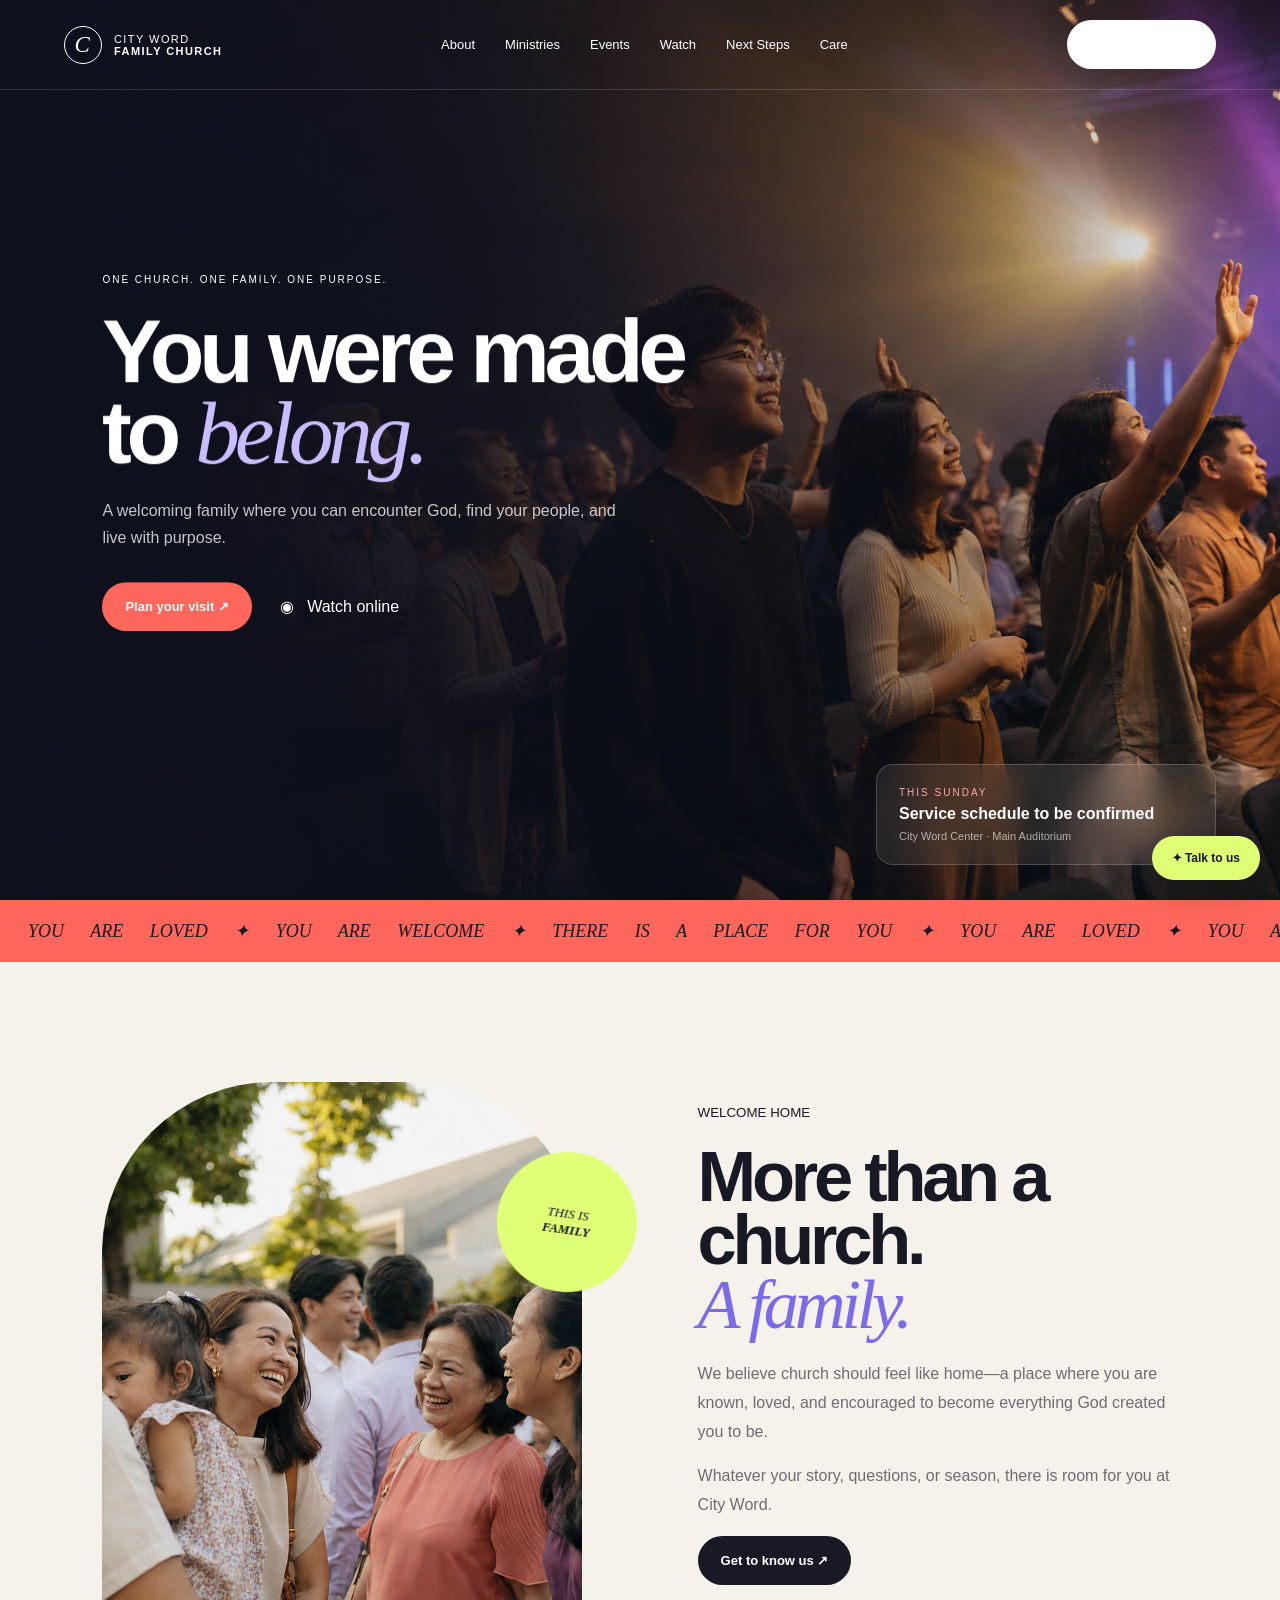
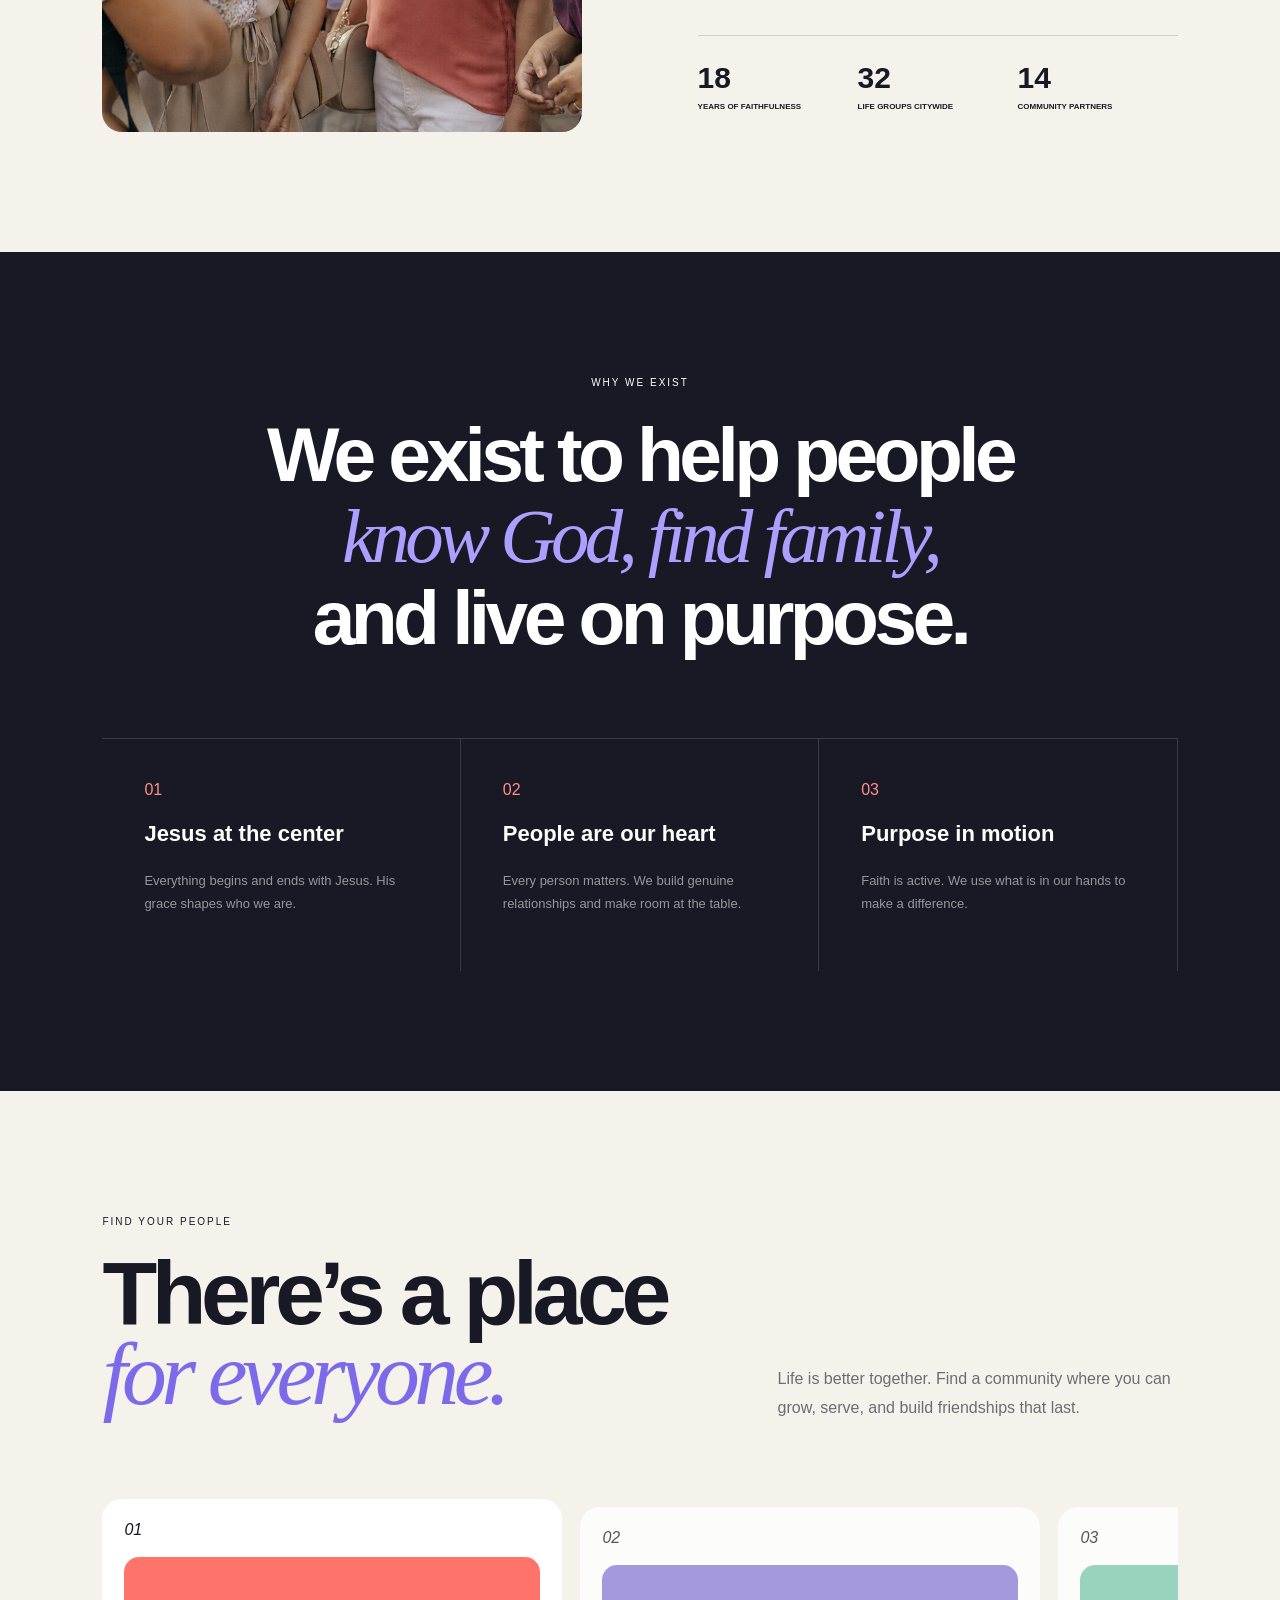
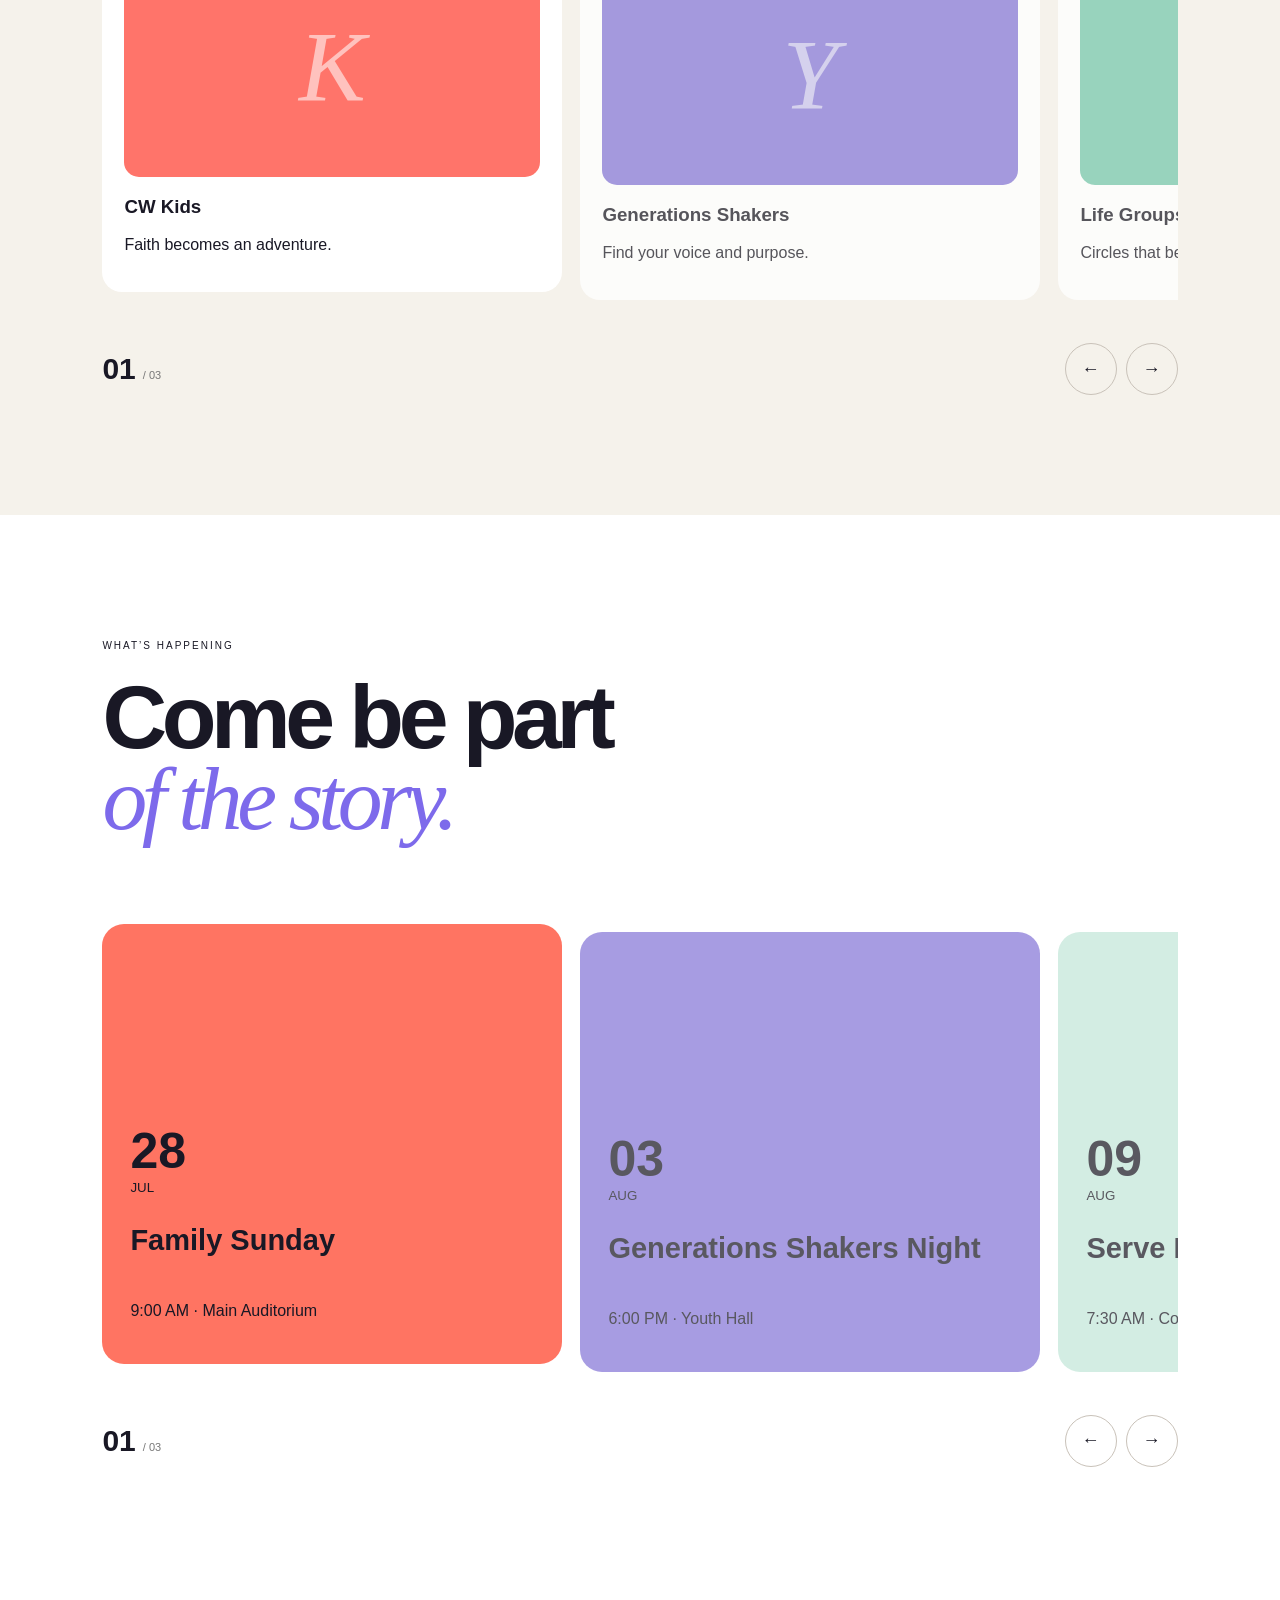
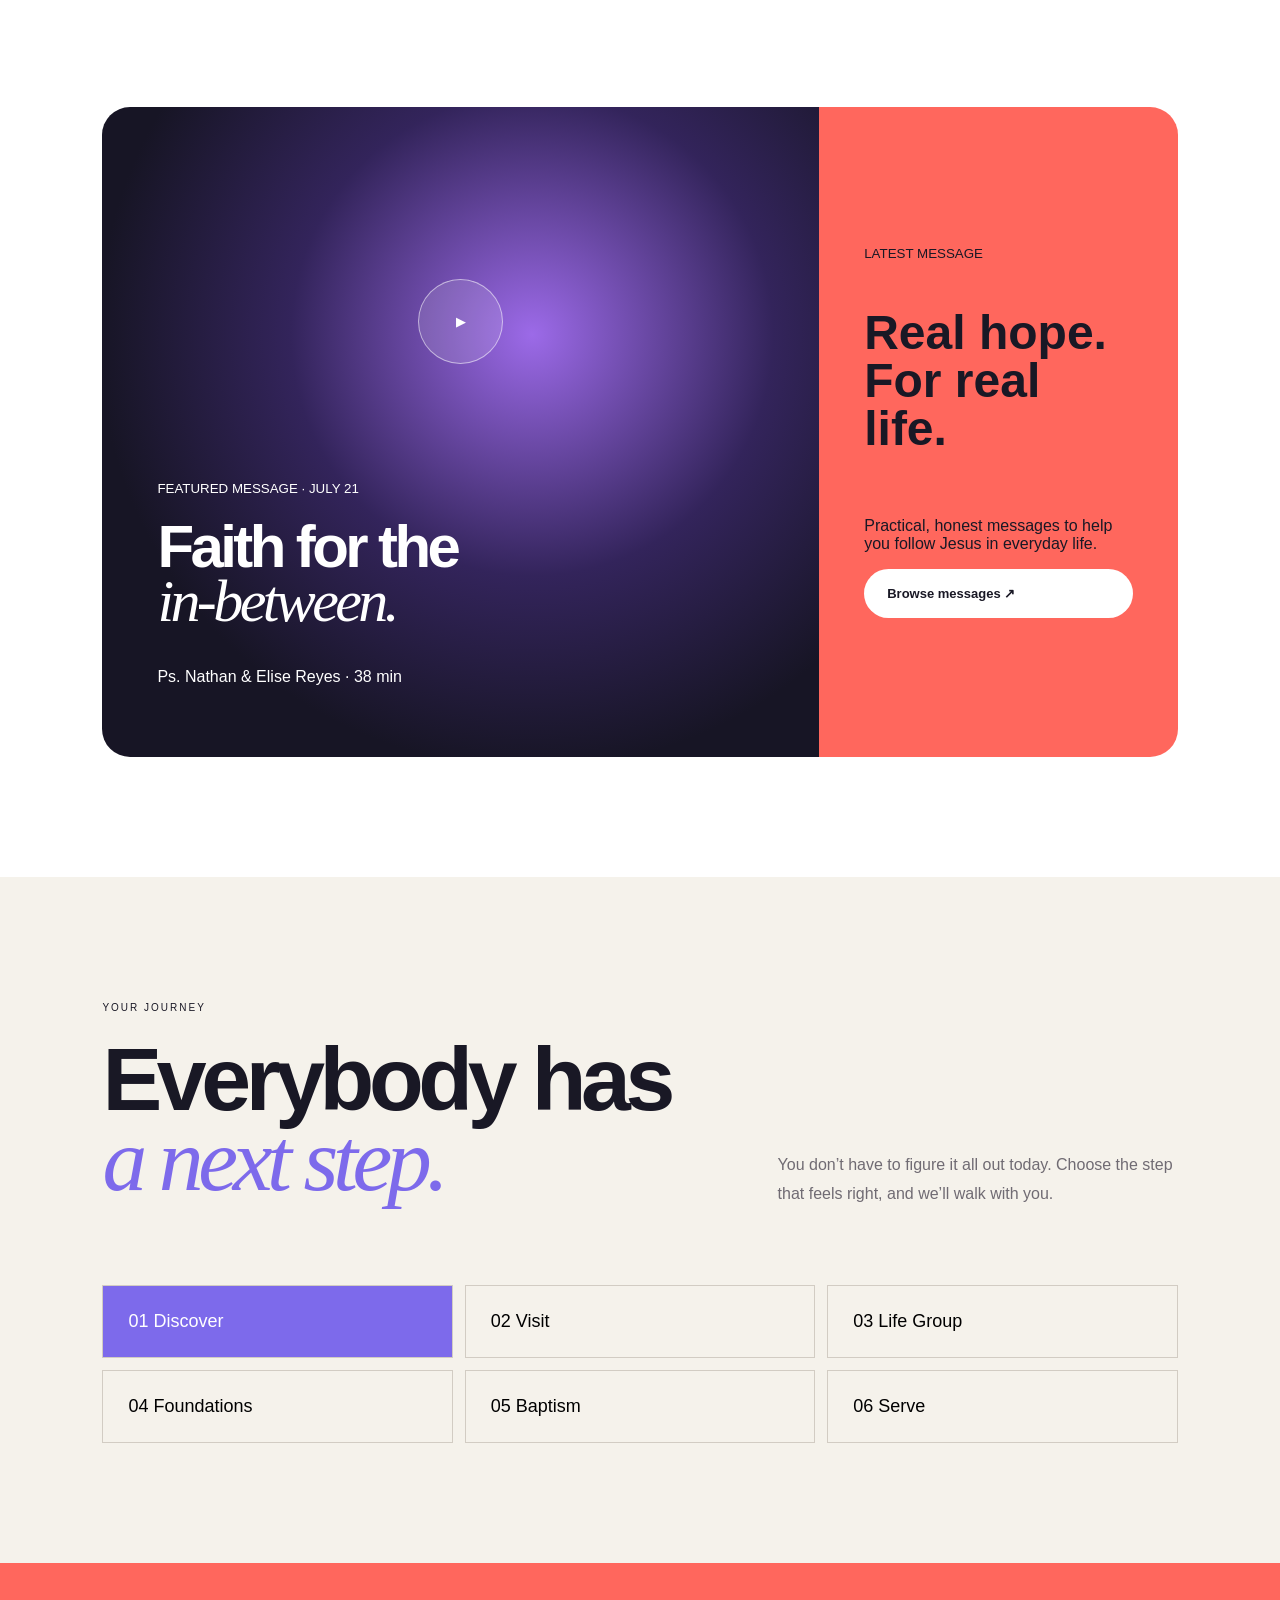
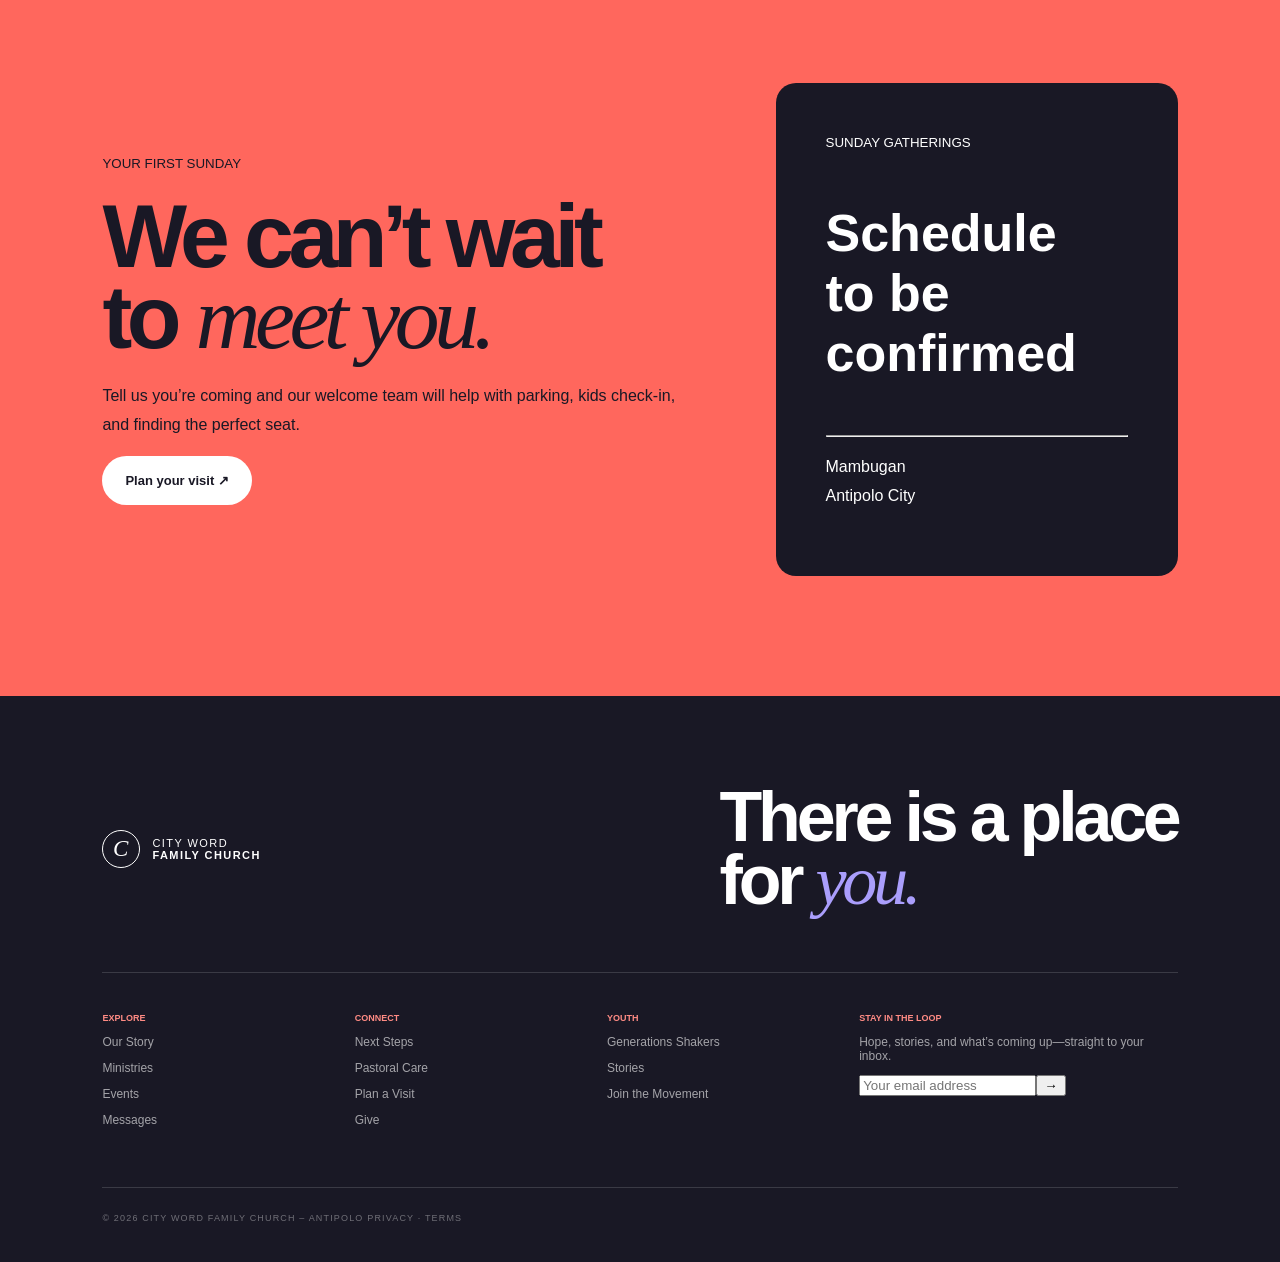
<file: index.html>
<!doctype html><html lang="en"><head><meta charset="utf-8"><meta name="viewport" content="width=device-width,initial-scale=1"><meta name="description" content="City Word Family Church — a place to belong, grow and live with purpose."><title>City Word Family Church | You Belong Here</title><link rel="stylesheet" href="styles.css"><link rel="stylesheet" href="extras.css"><link rel="stylesheet" href="motion.css"><link rel="stylesheet" href="carousel.css"></head><body>
<div class="progress"></div><nav><a class="brand" href="#top"><i>C</i><span>CITY WORD<br><b>FAMILY CHURCH</b></span></a><div class="links"><a href="about.html">About</a><a href="ministries.html">Ministries</a><a href="events.html">Events</a><a href="sermons.html">Watch</a><a href="next-steps.html">Next Steps</a><a href="care.html">Care</a></div><a class="pill white" href="contact.html">Plan your visit ↗</a><button class="menu" aria-label="Toggle navigation">☰</button></nav>
<main><section class="hero" id="top"><div class="hero-copy"><small>ONE CHURCH. ONE FAMILY. ONE PURPOSE.</small><h1>You were made<br>to <em>belong.</em></h1><p>A welcoming family where you can encounter God, find your people, and live with purpose.</p><div><a class="pill coral" href="#visit">Plan your visit ↗</a><a href="#watch">◉ &nbsp; Watch online</a></div></div><aside><small>THIS SUNDAY</small><b>Service schedule to be confirmed</b><span>City Word Center · Main Auditorium</span></aside></section>
<div class="ticker">YOU ARE LOVED ✦ YOU ARE WELCOME ✦ THERE IS A PLACE FOR YOU ✦ YOU ARE LOVED ✦ YOU ARE WELCOME ✦</div>
<section class="welcome section" id="about"><div class="photo"><span>THIS IS<br><b>FAMILY</b></span></div><div><small>WELCOME HOME</small><h2>More than a church.<br><em>A family.</em></h2><p>We believe church should feel like home—a place where you are known, loved, and encouraged to become everything God created you to be.</p><p>Whatever your story, questions, or season, there is room for you at City Word.</p><a class="pill dark" href="#visit">Get to know us ↗</a><div class="stats"><b>18<small>YEARS OF FAITHFULNESS</small></b><b>32<small>LIFE GROUPS CITYWIDE</small></b><b>14<small>COMMUNITY PARTNERS</small></b></div></div></section>
<section class="vision section"><small>WHY WE EXIST</small><h2>We exist to help people<br><em>know God, find family,</em><br>and live on purpose.</h2><div class="values"><article>01<h3>Jesus at the center</h3><p>Everything begins and ends with Jesus. His grace shapes who we are.</p></article><article>02<h3>People are our heart</h3><p>Every person matters. We build genuine relationships and make room at the table.</p></article><article>03<h3>Purpose in motion</h3><p>Faith is active. We use what is in our hands to make a difference.</p></article></div></section>
<section class="section" id="ministries"><header><div><small>FIND YOUR PEOPLE</small><h2>There’s a place<br><em>for everyone.</em></h2></div><p>Life is better together. Find a community where you can grow, serve, and build friendships that last.</p></header><div class="cards"><article><i>01</i><div class="art a">K</div><h3>CW Kids</h3><p>Faith becomes an adventure.</p></article><article><i>02</i><div class="art b">Y</div><h3>Generations Shakers</h3><p>Find your voice and purpose.</p></article><article><i>03</i><div class="art c">L</div><h3>Life Groups</h3><p>Circles that become family.</p></article></div></section>
<section class="events section" id="events"><header><div><small>WHAT’S HAPPENING</small><h2>Come be part<br><em>of the story.</em></h2></div></header><div class="event-grid"><article><b>28</b><small>JUL</small><h3>Family Sunday</h3><p>9:00 AM · Main Auditorium</p></article><article><b>03</b><small>AUG</small><h3>Generations Shakers Night</h3><p>6:00 PM · Youth Hall</p></article><article><b>09</b><small>AUG</small><h3>Serve Day</h3><p>7:30 AM · Community Center</p></article></div></section>
<section class="watch-sec section" id="watch"><div><button aria-label="Play message">▶</button><small>FEATURED MESSAGE · JULY 21</small><h2>Faith for the<br><em>in-between.</em></h2><p>Ps. Nathan & Elise Reyes · 38 min</p></div><aside><small>LATEST MESSAGE</small><h3>Real hope.<br>For real life.</h3><p>Practical, honest messages to help you follow Jesus in everyday life.</p><a class="pill white" href="#">Browse messages ↗</a></aside></section>
<section class="section" id="next"><header><div><small>YOUR JOURNEY</small><h2>Everybody has<br><em>a next step.</em></h2></div><p>You don’t have to figure it all out today. Choose the step that feels right, and we’ll walk with you.</p></header><div class="steps"><button class="active">01 Discover</button><button>02 Visit</button><button>03 Life Group</button><button>04 Foundations</button><button>05 Baptism</button><button>06 Serve</button></div></section>
<section class="visit section" id="visit"><div><small>YOUR FIRST SUNDAY</small><h2>We can’t wait<br>to <em>meet you.</em></h2><p>Tell us you’re coming and our welcome team will help with parking, kids check-in, and finding the perfect seat.</p><a class="pill white" href="mailto:hello@cityword.family">Plan your visit ↗</a></div><aside><small>SUNDAY GATHERINGS</small><h3>Schedule<br>to be confirmed</h3><hr><p>Mambugan<br>Antipolo City</p></aside></section></main>
<div data-footer></div><a class="chat" href="contact.html">✦ Talk to us</a><script src="script.js"></script></body></html>
</file>
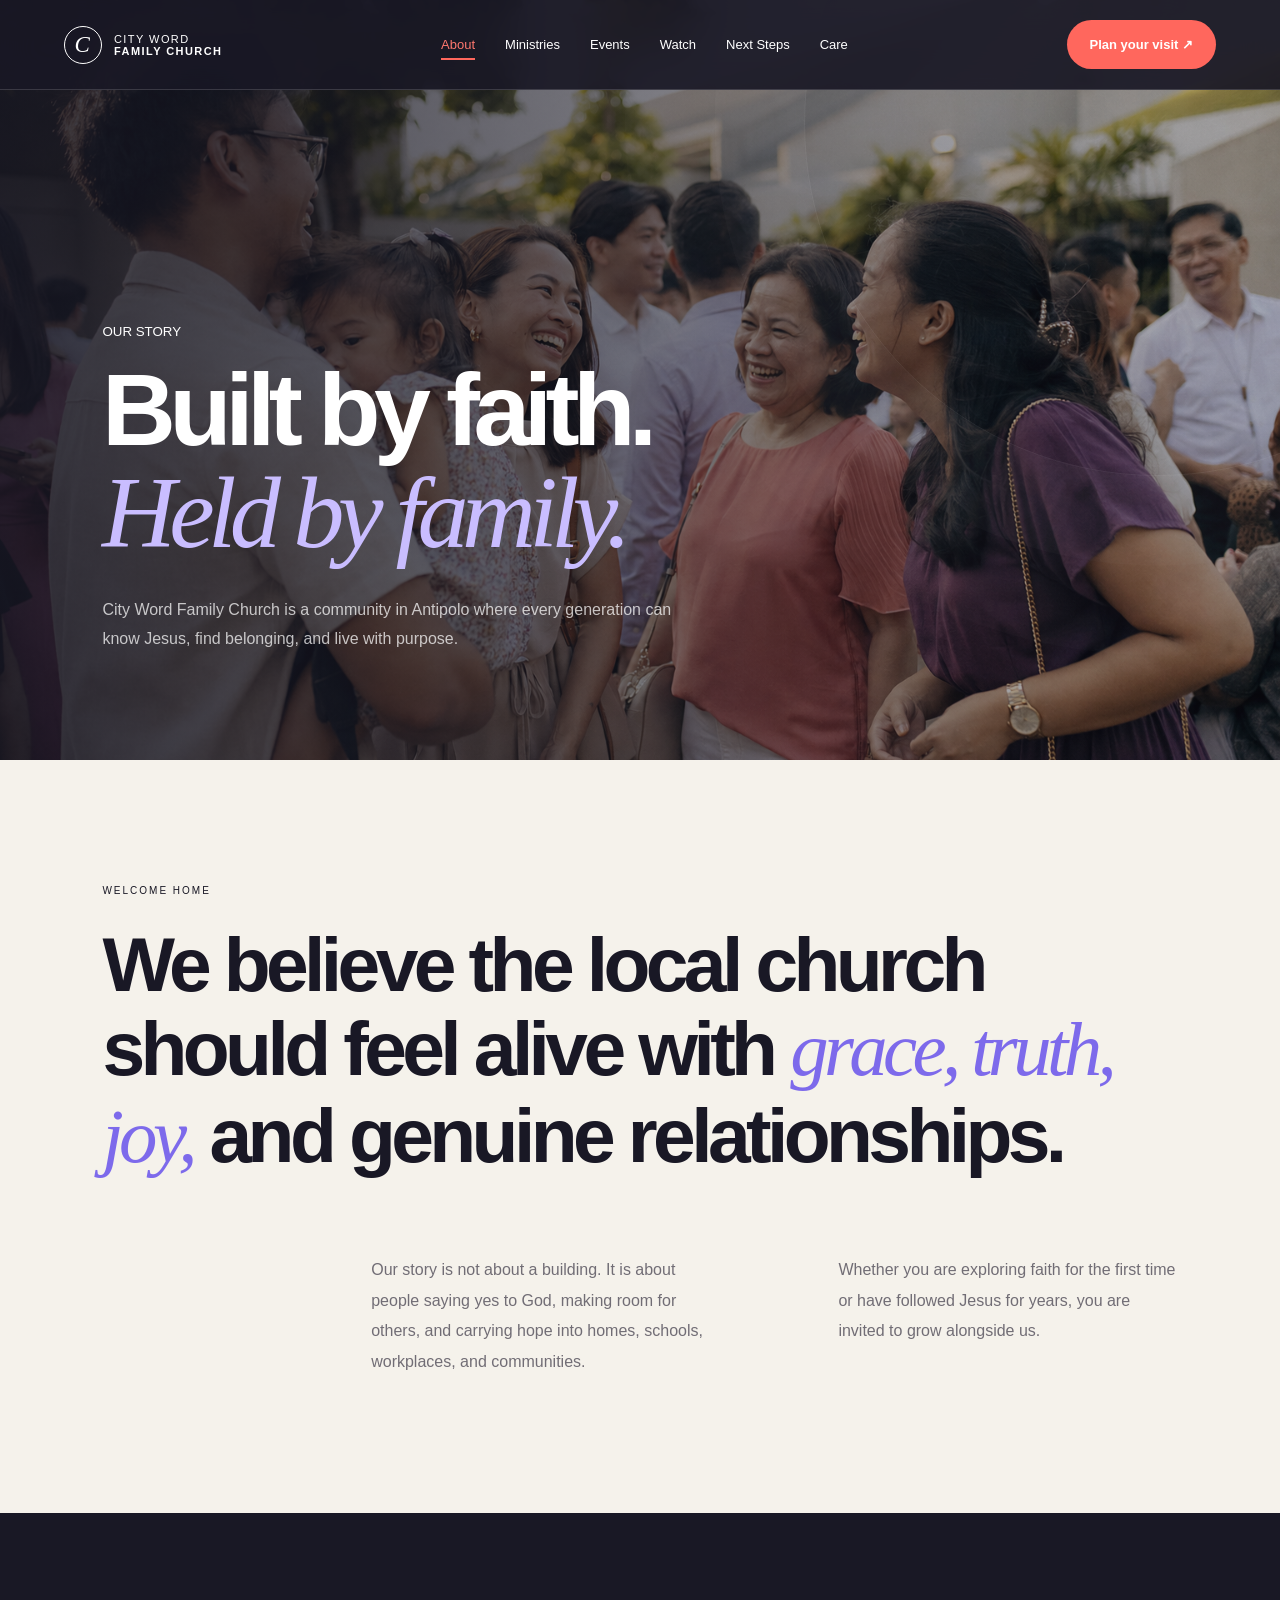
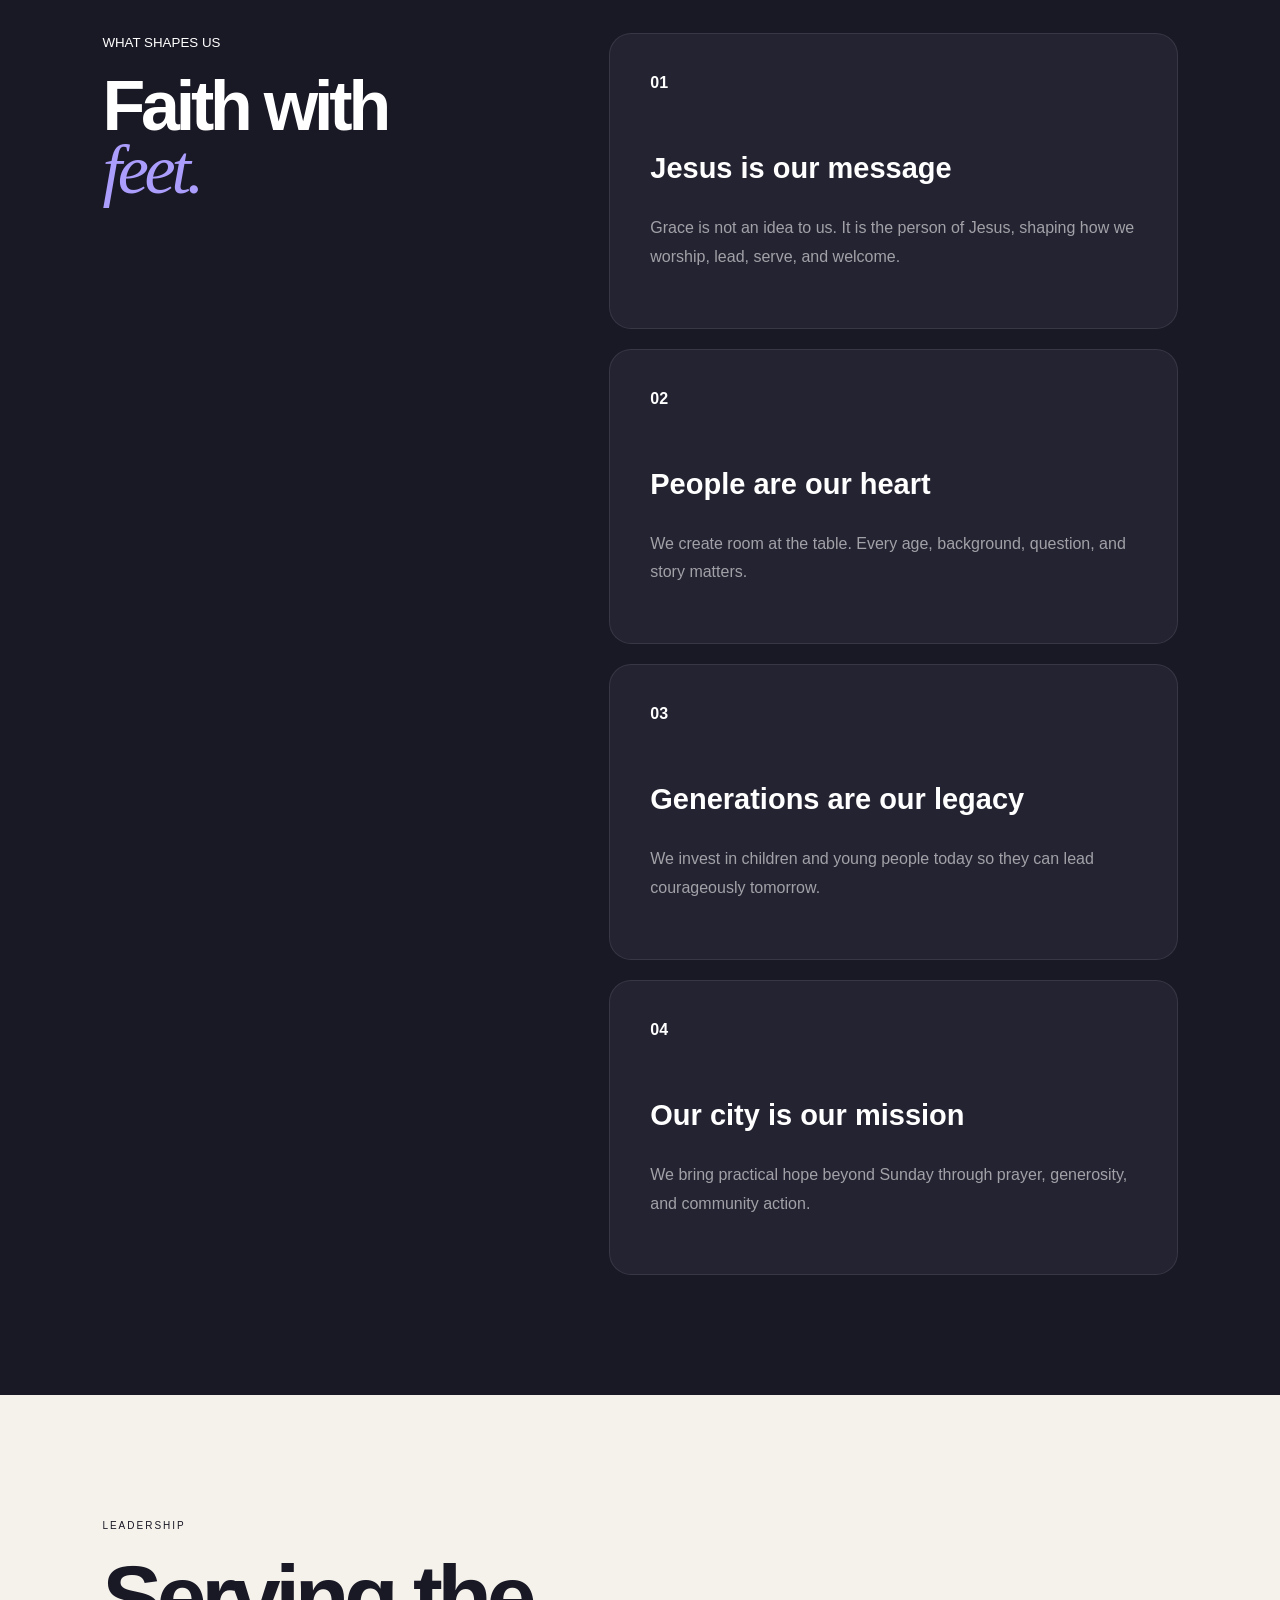
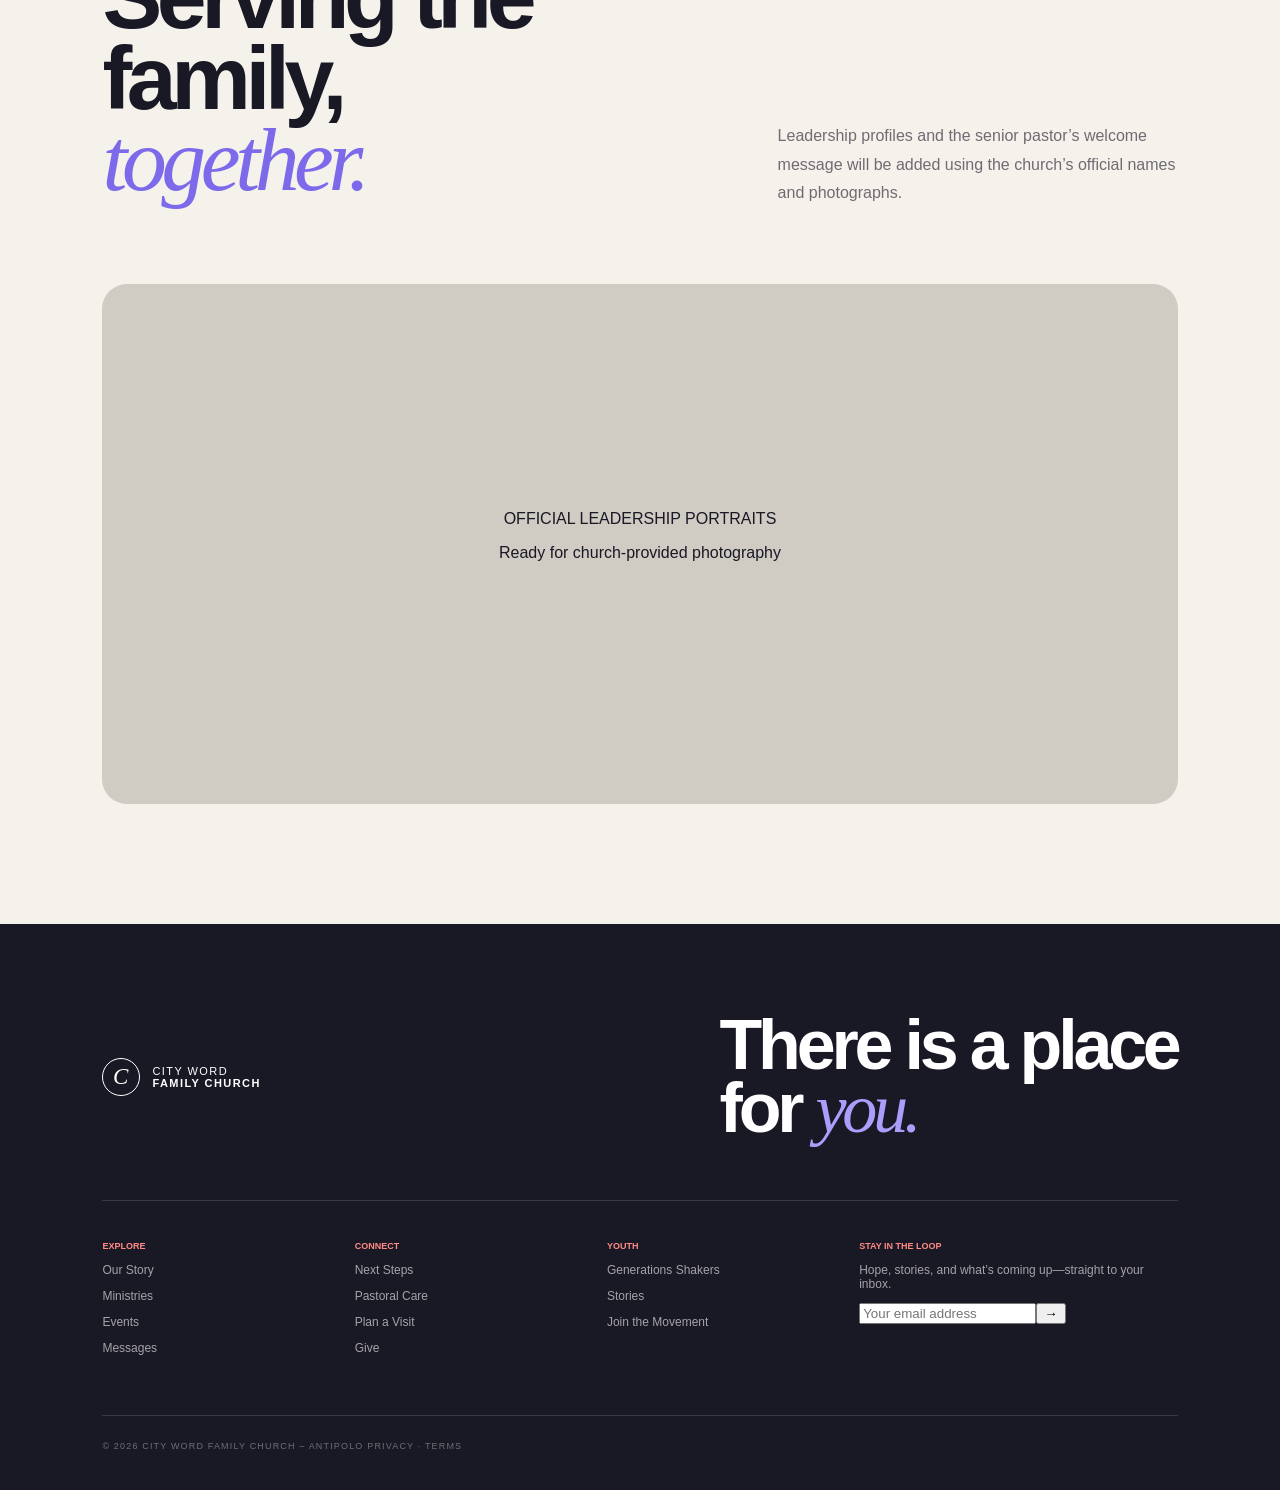
<file: about.html>
<!doctype html><html lang="en"><head><meta charset="utf-8"><meta name="viewport" content="width=device-width,initial-scale=1"><title>Our Story | City Word Family Church</title><link rel="stylesheet" href="styles.css"><link rel="stylesheet" href="extras.css"><link rel="stylesheet" href="motion.css"><link rel="stylesheet" href="carousel.css"></head><body data-page="about"><div data-nav></div><main><section class="page-hero about-hero"><div><small>OUR STORY</small><h1>Built by faith.<br><em>Held by family.</em></h1><p>City Word Family Church is a community in Antipolo where every generation can know Jesus, find belonging, and live with purpose.</p></div></section><section class="section editorial reveal"><small>WELCOME HOME</small><h2>We believe the local church should feel alive with <em>grace, truth, joy,</em> and genuine relationships.</h2><div class="two-col"><p>Our story is not about a building. It is about people saying yes to God, making room for others, and carrying hope into homes, schools, workplaces, and communities.</p><p>Whether you are exploring faith for the first time or have followed Jesus for years, you are invited to grow alongside us.</p></div></section><section class="dark-section section"><div class="sticky-title"><small>WHAT SHAPES US</small><h2>Faith with<br><em>feet.</em></h2></div><div class="story-stack"><article class="story-card"><b>01</b><h3>Jesus is our message</h3><p>Grace is not an idea to us. It is the person of Jesus, shaping how we worship, lead, serve, and welcome.</p></article><article class="story-card"><b>02</b><h3>People are our heart</h3><p>We create room at the table. Every age, background, question, and story matters.</p></article><article class="story-card"><b>03</b><h3>Generations are our legacy</h3><p>We invest in children and young people today so they can lead courageously tomorrow.</p></article><article class="story-card"><b>04</b><h3>Our city is our mission</h3><p>We bring practical hope beyond Sunday through prayer, generosity, and community action.</p></article></div></section><section class="section leaders"><header><div><small>LEADERSHIP</small><h2>Serving the family,<br><em>together.</em></h2></div><p>Leadership profiles and the senior pastor’s welcome message will be added using the church’s official names and photographs.</p></header><div class="leader-placeholder"><span>OFFICIAL LEADERSHIP PORTRAITS</span><p>Ready for church-provided photography</p></div></section></main><div data-footer></div><script src="script.js"></script></body></html>
</file>
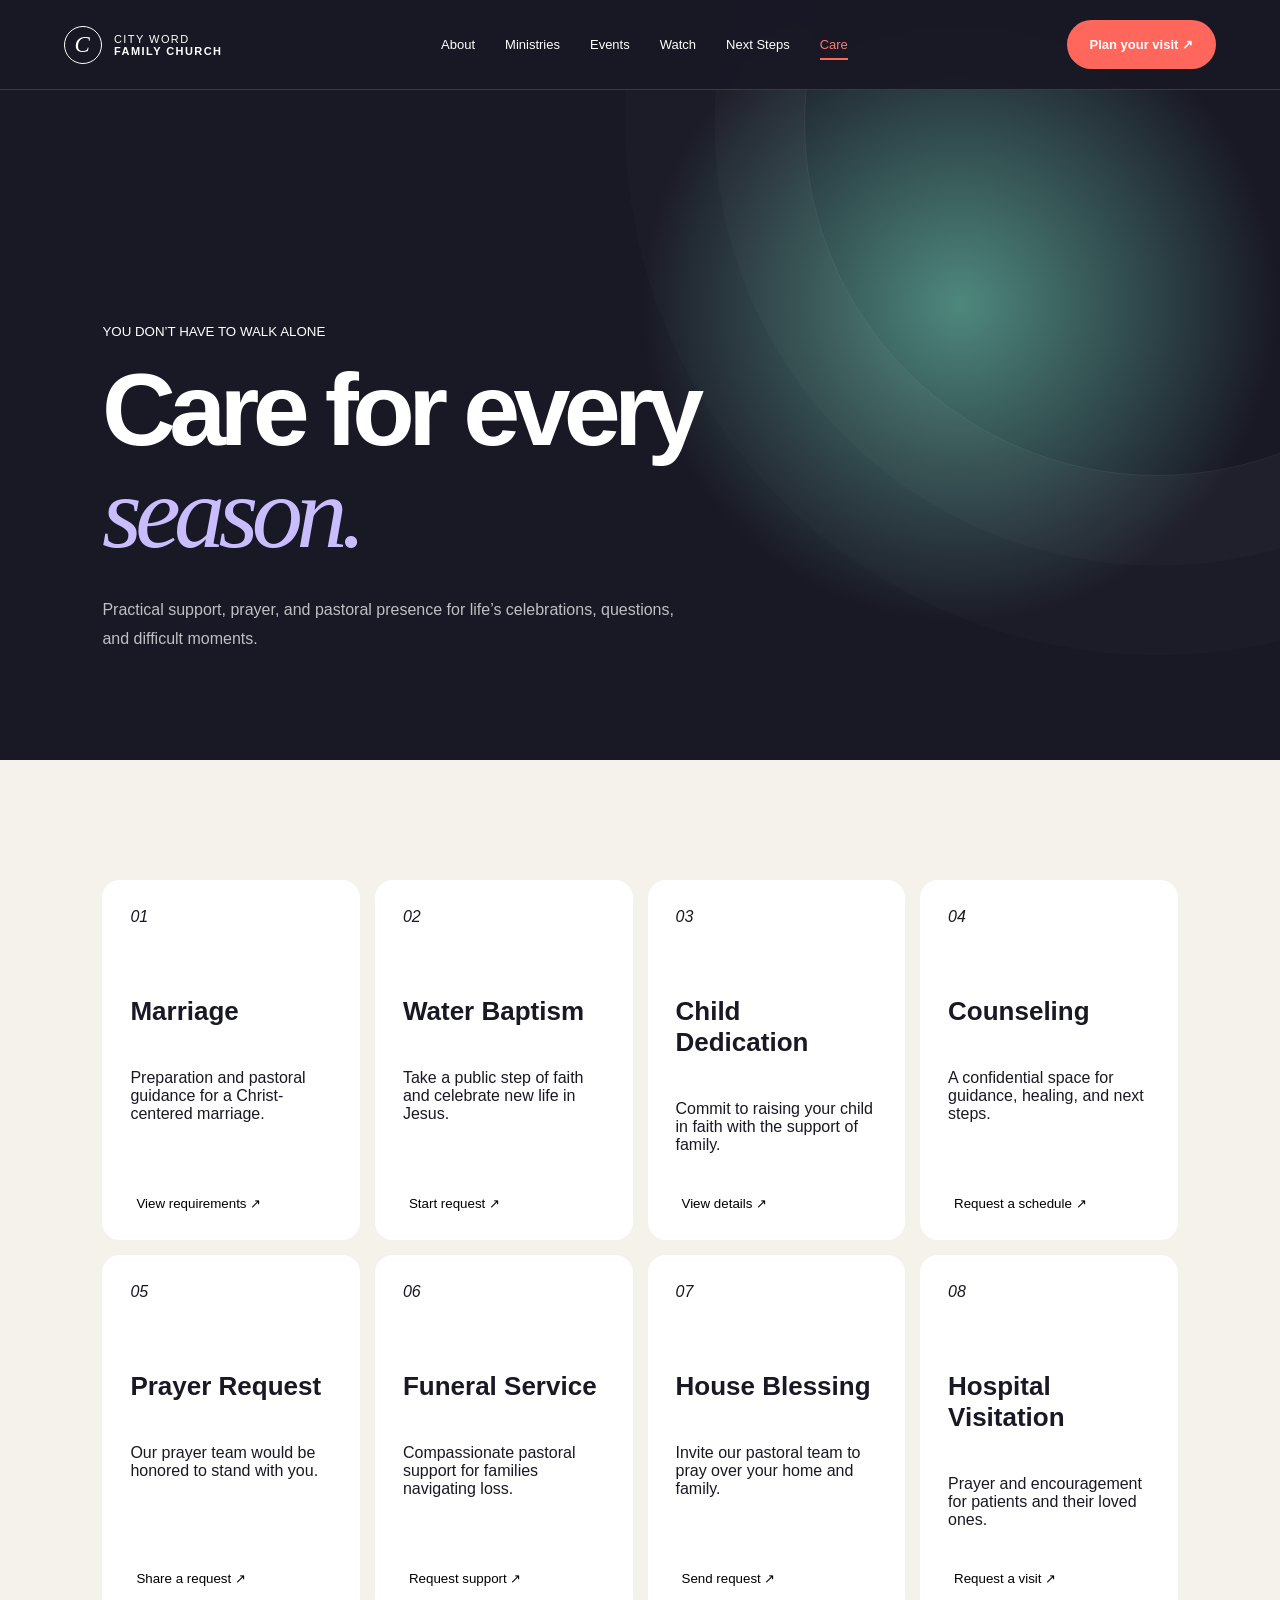
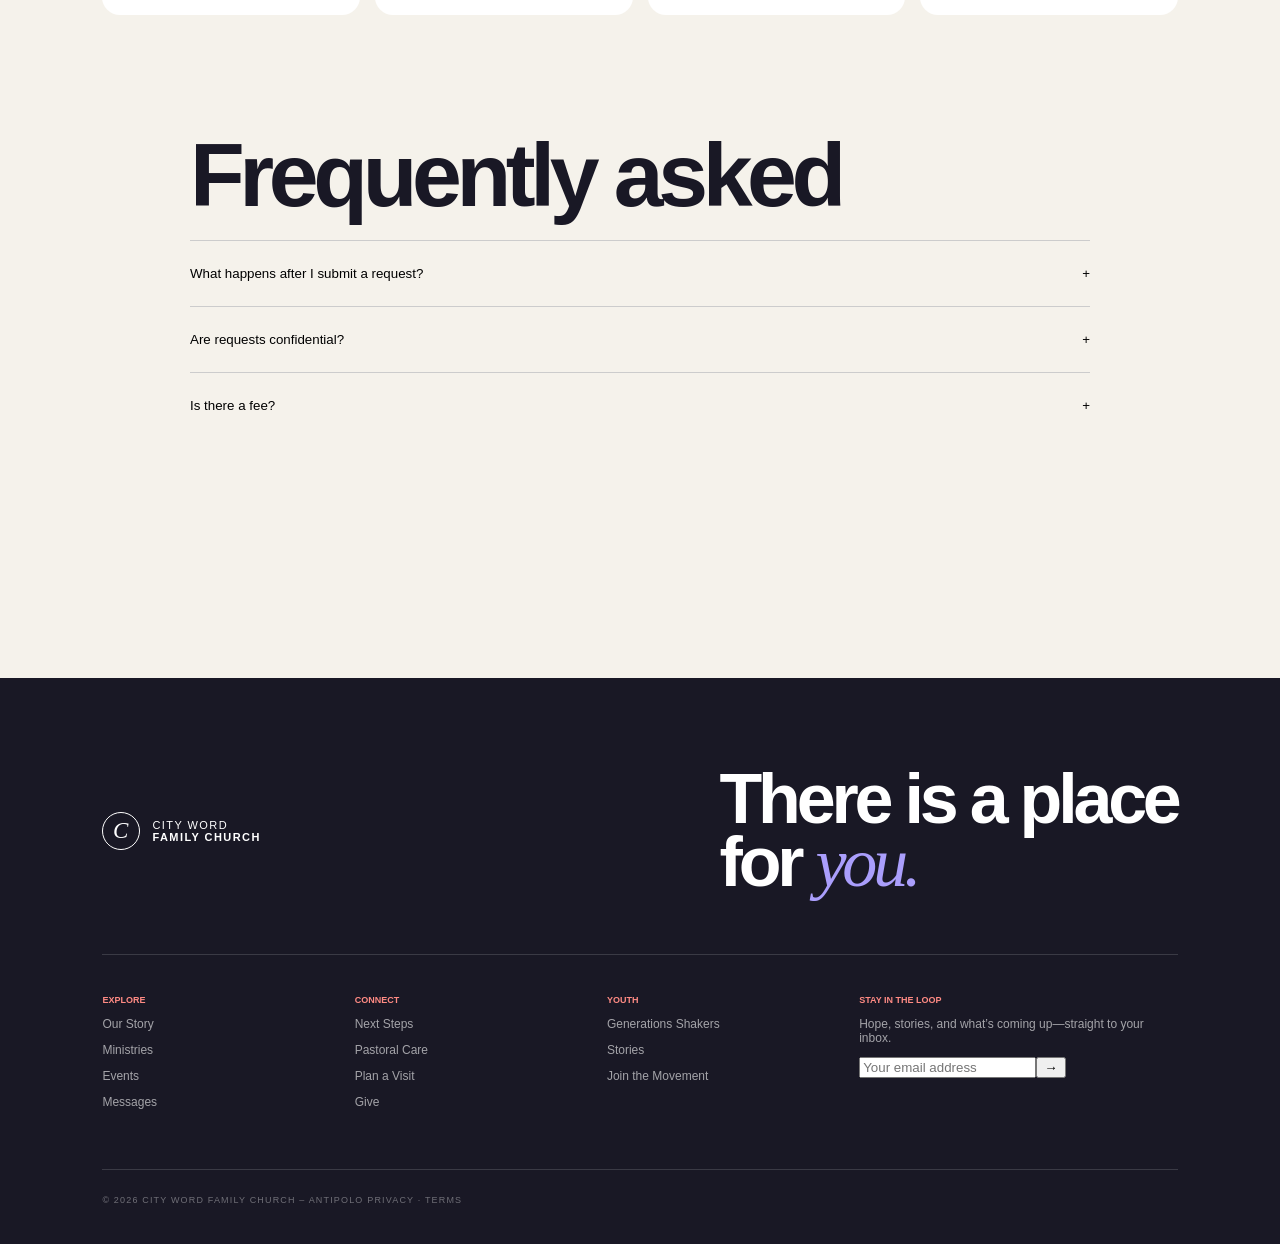
<file: care.html>
<!doctype html><html lang="en"><head><meta charset="utf-8"><meta name="viewport" content="width=device-width,initial-scale=1"><title>Pastoral Care | City Word Family Church</title><link rel="stylesheet" href="styles.css"><link rel="stylesheet" href="extras.css"><link rel="stylesheet" href="motion.css"><link rel="stylesheet" href="carousel.css"></head><body data-page="care"><div data-nav></div><main><section class="page-hero care-hero"><div><small>YOU DON’T HAVE TO WALK ALONE</small><h1>Care for every<br><em>season.</em></h1><p>Practical support, prayer, and pastoral presence for life’s celebrations, questions, and difficult moments.</p></div></section><section class="section"><div class="care-grid"><article class="care-card"><i>01</i><h3>Marriage</h3><p>Preparation and pastoral guidance for a Christ-centered marriage.</p><button data-modal="#careForm">View requirements ↗</button></article><article class="care-card"><i>02</i><h3>Water Baptism</h3><p>Take a public step of faith and celebrate new life in Jesus.</p><button data-modal="#careForm">Start request ↗</button></article><article class="care-card"><i>03</i><h3>Child Dedication</h3><p>Commit to raising your child in faith with the support of family.</p><button data-modal="#careForm">View details ↗</button></article><article class="care-card"><i>04</i><h3>Counseling</h3><p>A confidential space for guidance, healing, and next steps.</p><button data-modal="#careForm">Request a schedule ↗</button></article><article class="care-card"><i>05</i><h3>Prayer Request</h3><p>Our prayer team would be honored to stand with you.</p><button data-modal="#careForm">Share a request ↗</button></article><article class="care-card"><i>06</i><h3>Funeral Service</h3><p>Compassionate pastoral support for families navigating loss.</p><button data-modal="#careForm">Request support ↗</button></article><article class="care-card"><i>07</i><h3>House Blessing</h3><p>Invite our pastoral team to pray over your home and family.</p><button data-modal="#careForm">Send request ↗</button></article><article class="care-card"><i>08</i><h3>Hospital Visitation</h3><p>Prayer and encouragement for patients and their loved ones.</p><button data-modal="#careForm">Request a visit ↗</button></article></div><div class="accordion"><h2>Frequently asked</h2><article><button>What happens after I submit a request?<span>+</span></button><p>A care-team member will contact you to understand your needs, explain requirements, and coordinate the appropriate schedule.</p></article><article><button>Are requests confidential?<span>+</span></button><p>Yes. Sensitive details are limited to authorized pastoral-care leaders and handled with discretion.</p></article><article><button>Is there a fee?<span>+</span></button><p>Requirements vary by service. The care team will clearly explain any documents or practical costs before confirming.</p></article></div></section></main><div class="modal" id="careForm"><div><button class="modal-close">×</button><small>PASTORAL CARE</small><h2>How can we help?</h2><form><input required placeholder="Full name"><input required placeholder="Mobile or Messenger"><select><option>Prayer Request</option><option>Counseling</option><option>Marriage</option><option>Water Baptism</option><option>Child Dedication</option><option>Funeral Service</option><option>House Blessing</option><option>Hospital Visitation</option></select><textarea required placeholder="Tell us briefly about your request"></textarea><button class="pill coral">Send request ↗</button><p class="form-note"></p></form></div></div><div data-footer></div><script src="script.js"></script></body></html>
</file>
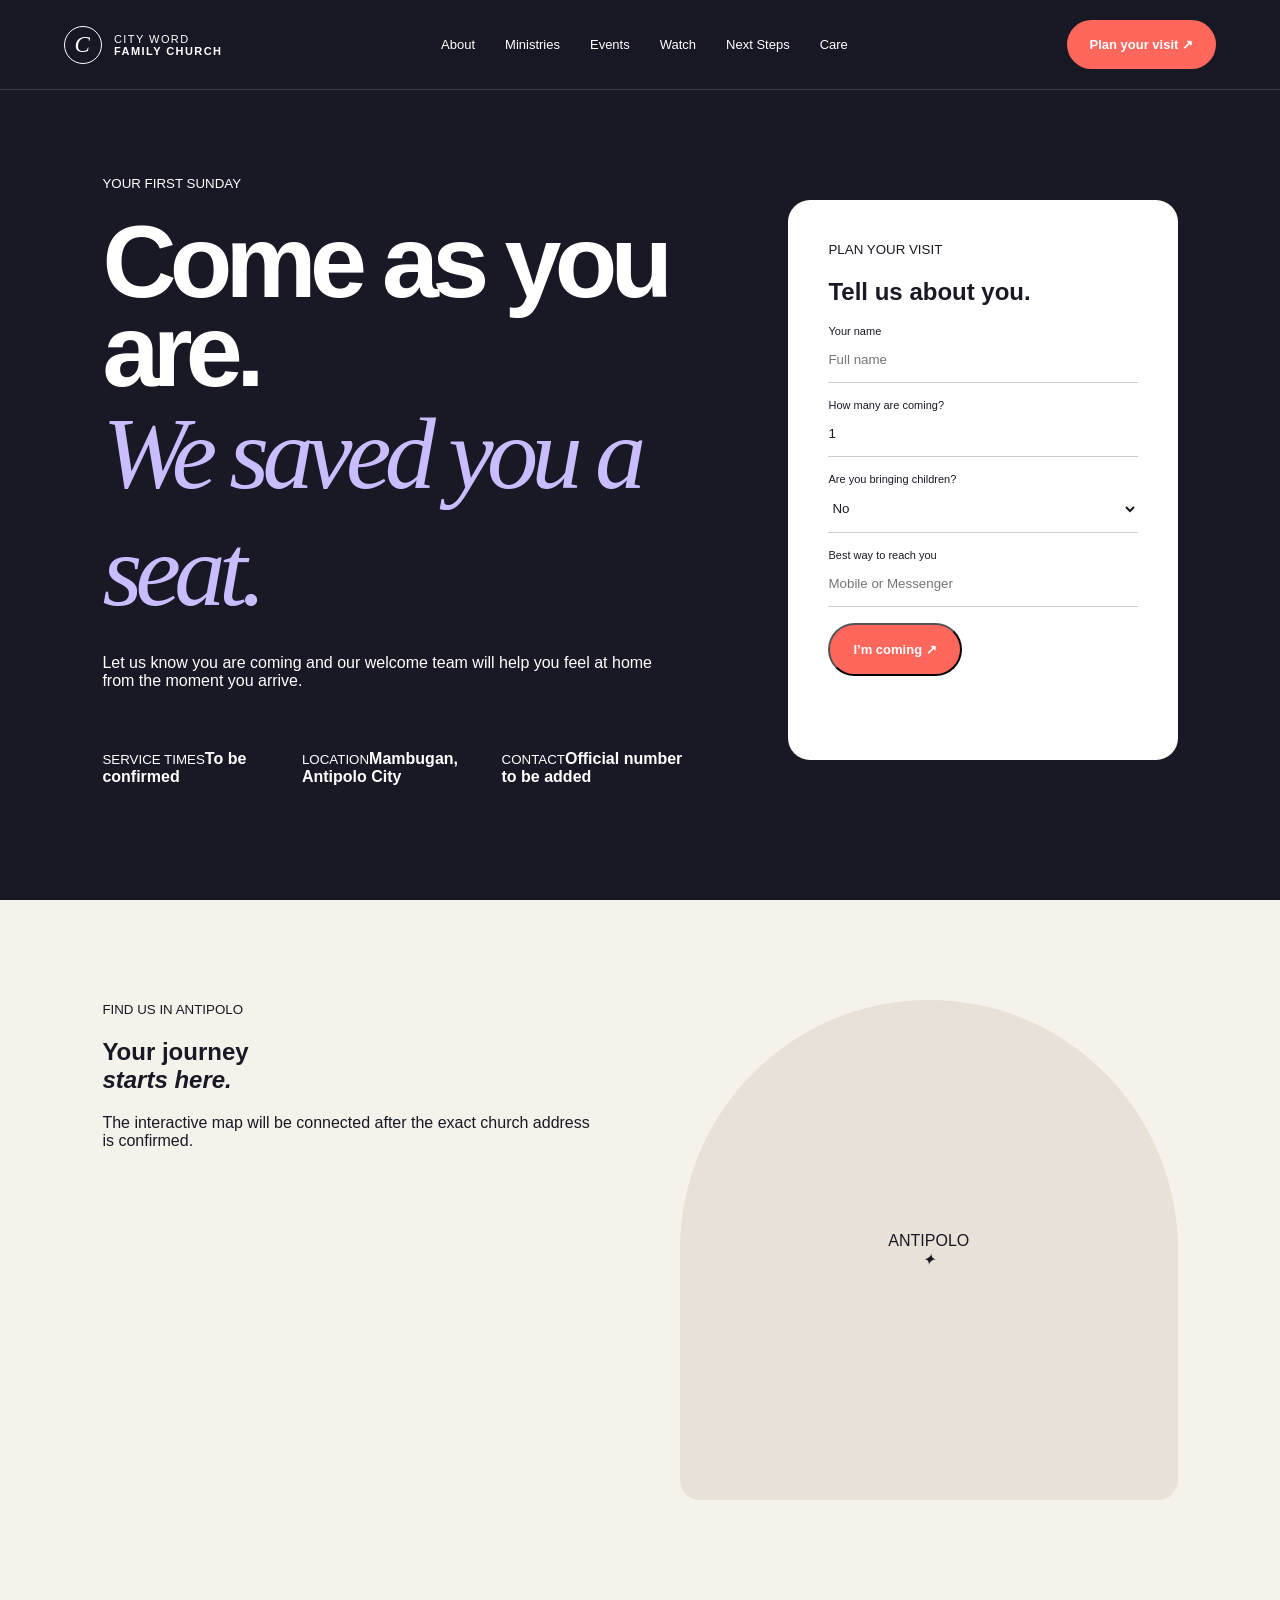
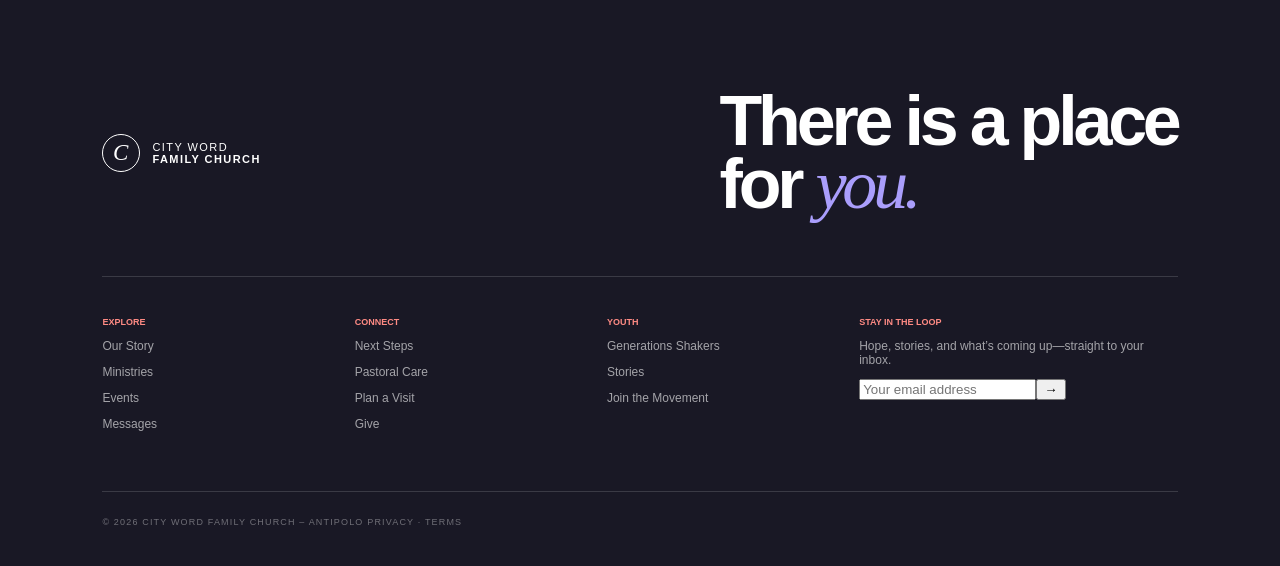
<file: contact.html>
<!doctype html><html lang="en"><head><meta charset="utf-8"><meta name="viewport" content="width=device-width,initial-scale=1"><title>Plan Your Visit | City Word Family Church</title><link rel="stylesheet" href="styles.css"><link rel="stylesheet" href="extras.css"><link rel="stylesheet" href="motion.css"><link rel="stylesheet" href="carousel.css"></head><body data-page="contact"><div data-nav></div><main><section class="visit-layout"><div class="visit-copy"><small>YOUR FIRST SUNDAY</small><h1>Come as you are.<br><em>We saved you a seat.</em></h1><p>Let us know you are coming and our welcome team will help you feel at home from the moment you arrive.</p><div class="visit-details"><article><small>SERVICE TIMES</small><b>To be confirmed</b></article><article><small>LOCATION</small><b>Mambugan, Antipolo City</b></article><article><small>CONTACT</small><b>Official number to be added</b></article></div></div><form class="visit-form"><small>PLAN YOUR VISIT</small><h2>Tell us about you.</h2><label>Your name<input required placeholder="Full name"></label><label>How many are coming?<input required type="number" min="1" value="1"></label><label>Are you bringing children?<select><option>No</option><option>Yes</option></select></label><label>Best way to reach you<input required placeholder="Mobile or Messenger"></label><button class="pill coral">I’m coming ↗</button><p class="form-note"></p></form></section><section class="map-panel"><div><small>FIND US IN ANTIPOLO</small><h2>Your journey<br><em>starts here.</em></h2><p>The interactive map will be connected after the exact church address is confirmed.</p></div><div class="map-art"><span>ANTIPOLO</span><i>✦</i></div></section></main><div data-footer></div><script src="script.js"></script></body></html>
</file>
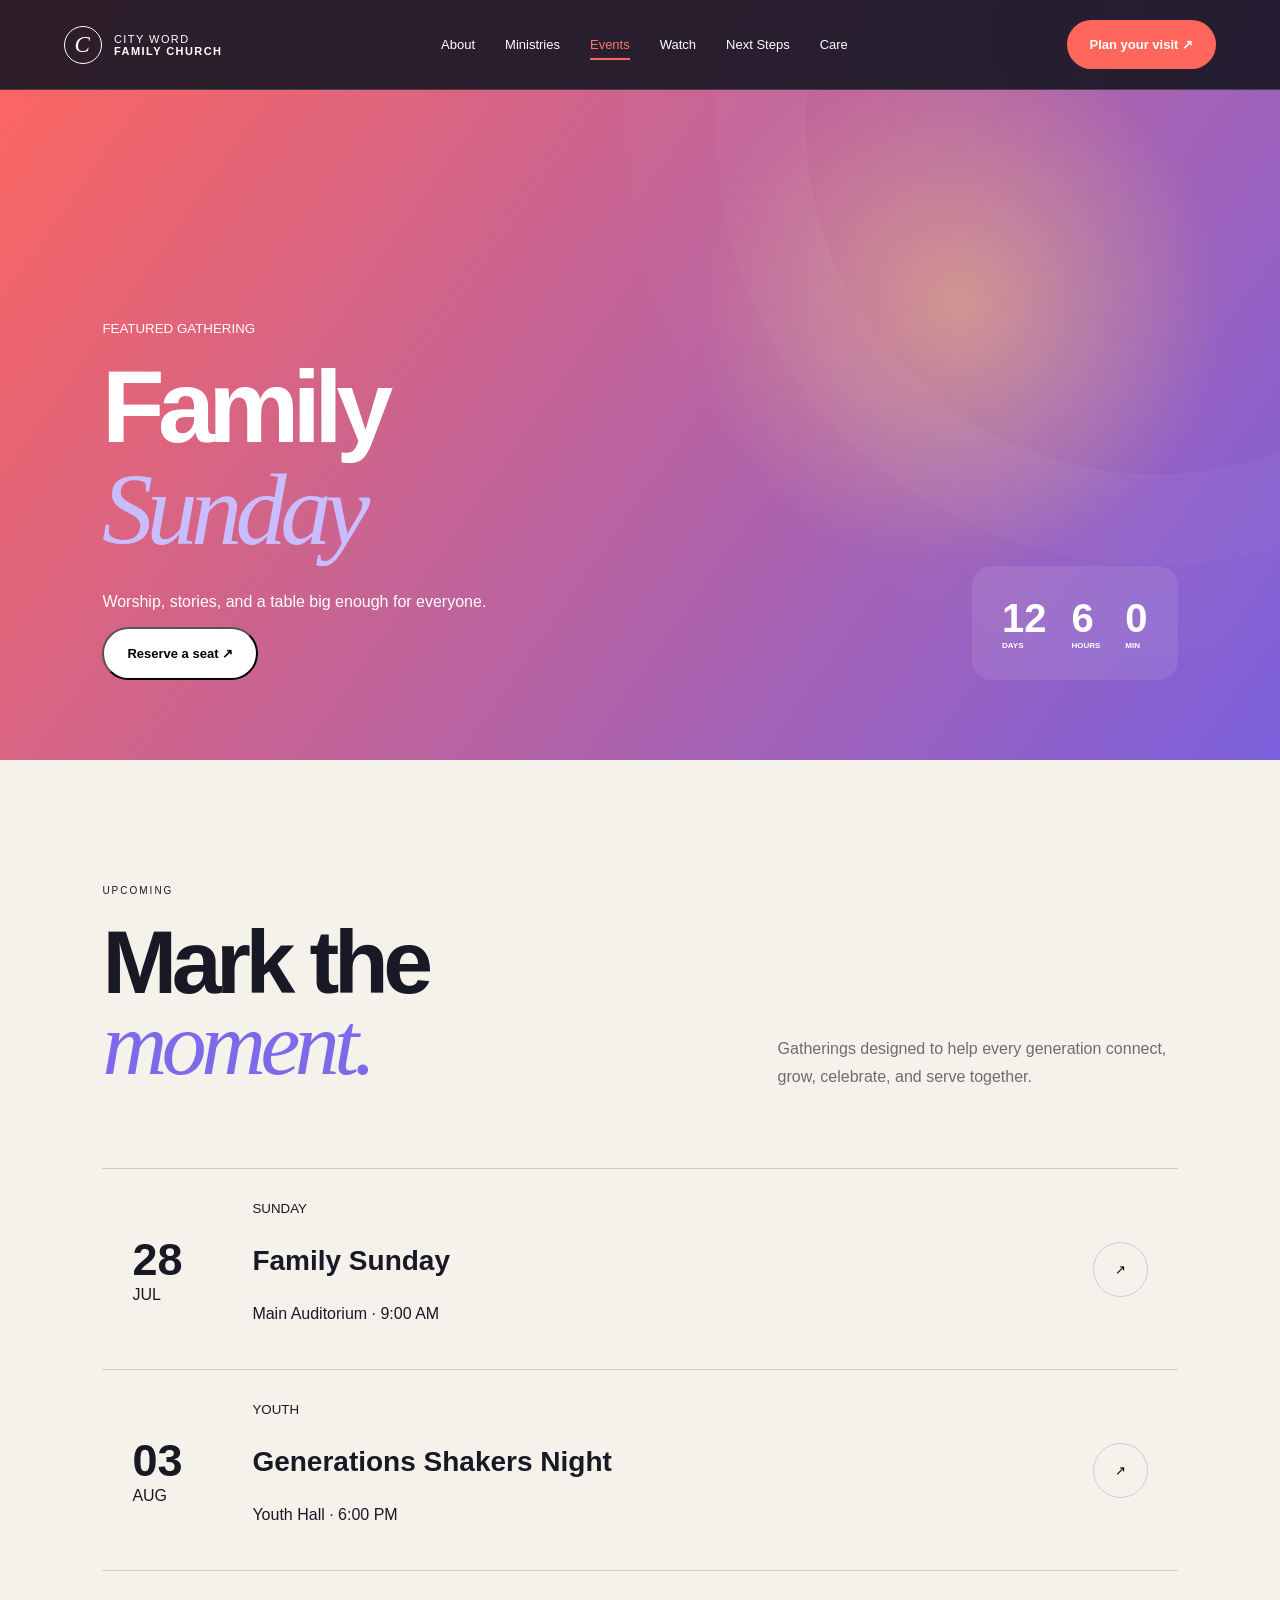
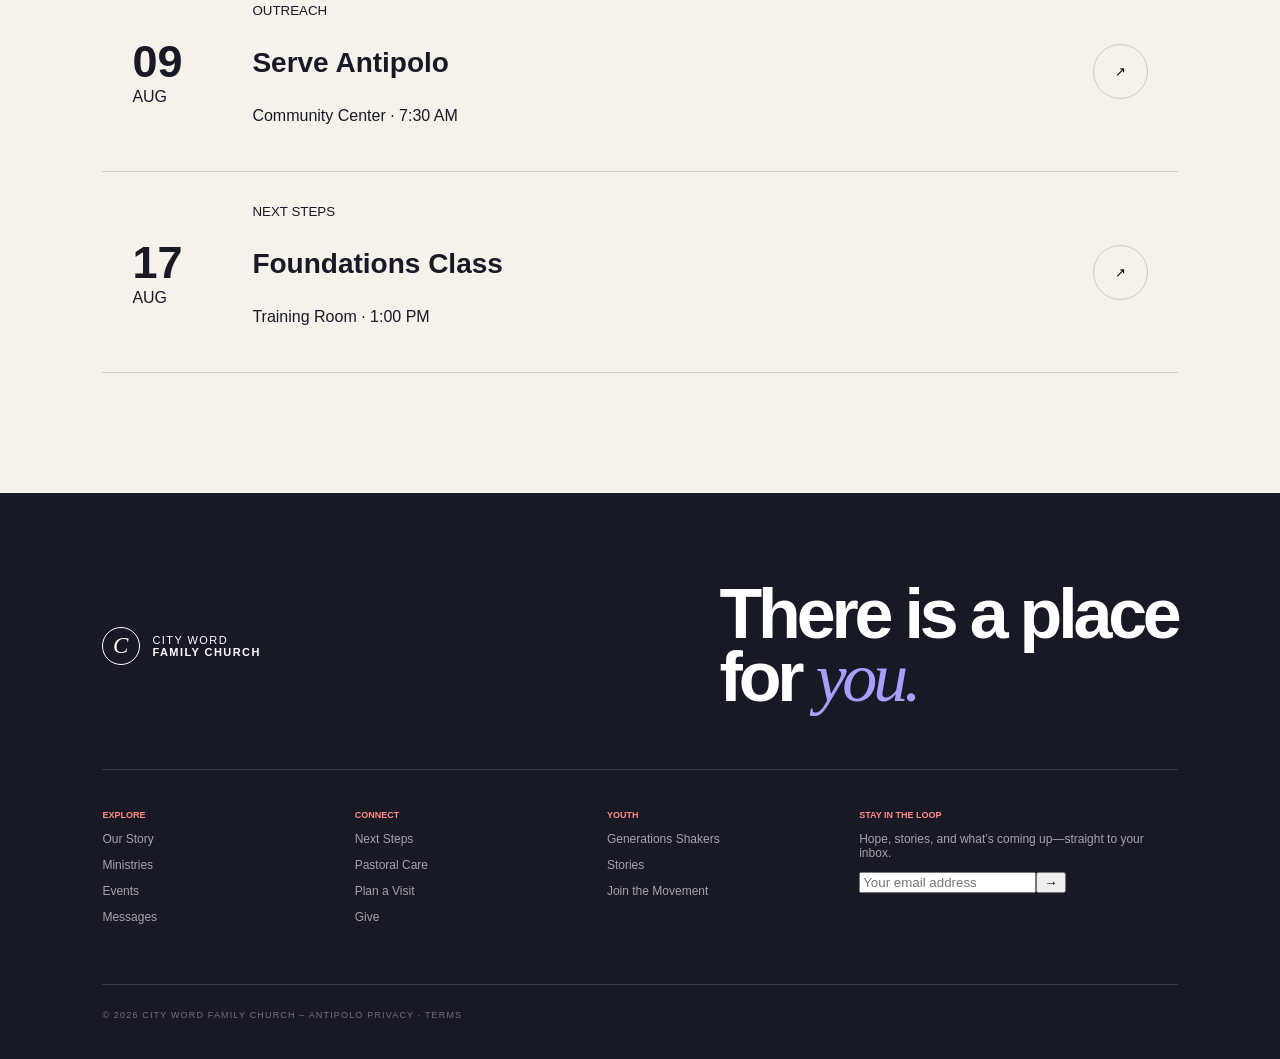
<file: events.html>
<!doctype html><html lang="en"><head><meta charset="utf-8"><meta name="viewport" content="width=device-width,initial-scale=1"><title>Events | City Word Family Church</title><link rel="stylesheet" href="styles.css"><link rel="stylesheet" href="extras.css"><link rel="stylesheet" href="motion.css"><link rel="stylesheet" href="carousel.css"></head><body data-page="events"><div data-nav></div><main><section class="event-feature"><div><small>FEATURED GATHERING</small><h1>Family<br><em>Sunday</em></h1><p>Worship, stories, and a table big enough for everyone.</p><button class="pill white" data-modal="#register">Reserve a seat ↗</button></div><div class="countdown" data-countdown></div></section><section class="section"><header><div><small>UPCOMING</small><h2>Mark the<br><em>moment.</em></h2></div><p>Gatherings designed to help every generation connect, grow, celebrate, and serve together.</p></header><div class="event-list"><article><time><b>28</b>JUL</time><div><small>SUNDAY</small><h3>Family Sunday</h3><p>Main Auditorium · 9:00 AM</p></div><button class="circle-btn" data-modal="#register">↗</button></article><article><time><b>03</b>AUG</time><div><small>YOUTH</small><h3>Generations Shakers Night</h3><p>Youth Hall · 6:00 PM</p></div><button class="circle-btn" data-modal="#register">↗</button></article><article><time><b>09</b>AUG</time><div><small>OUTREACH</small><h3>Serve Antipolo</h3><p>Community Center · 7:30 AM</p></div><button class="circle-btn" data-modal="#register">↗</button></article><article><time><b>17</b>AUG</time><div><small>NEXT STEPS</small><h3>Foundations Class</h3><p>Training Room · 1:00 PM</p></div><button class="circle-btn" data-modal="#register">↗</button></article></div></section></main><div class="modal" id="register"><div><button class="modal-close">×</button><small>EVENT REGISTRATION</small><h2>Save your place.</h2><form><input required placeholder="Full name"><input required type="email" placeholder="Email address"><select><option>Family Sunday</option><option>Generations Shakers Night</option><option>Serve Antipolo</option></select><button class="pill coral">Register ↗</button><p class="form-note"></p></form></div></div><div data-footer></div><script src="script.js"></script></body></html>
</file>
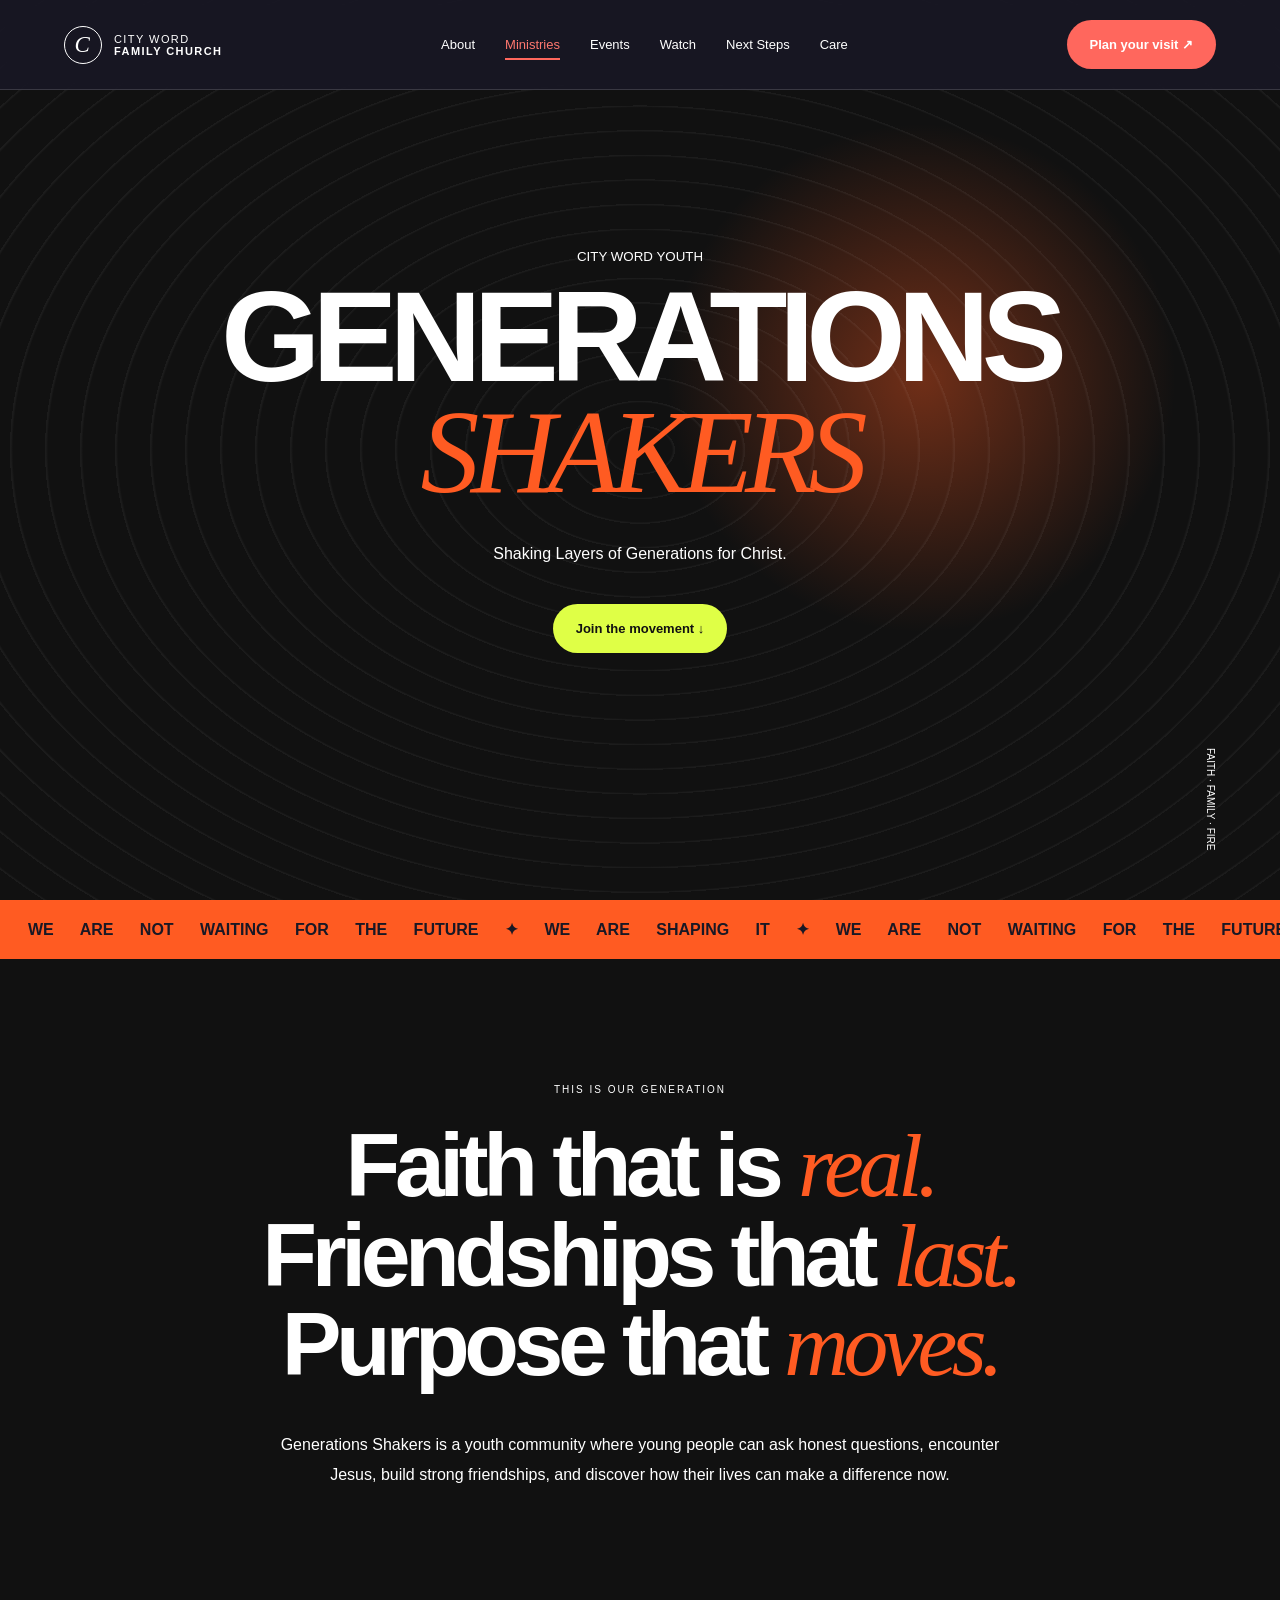
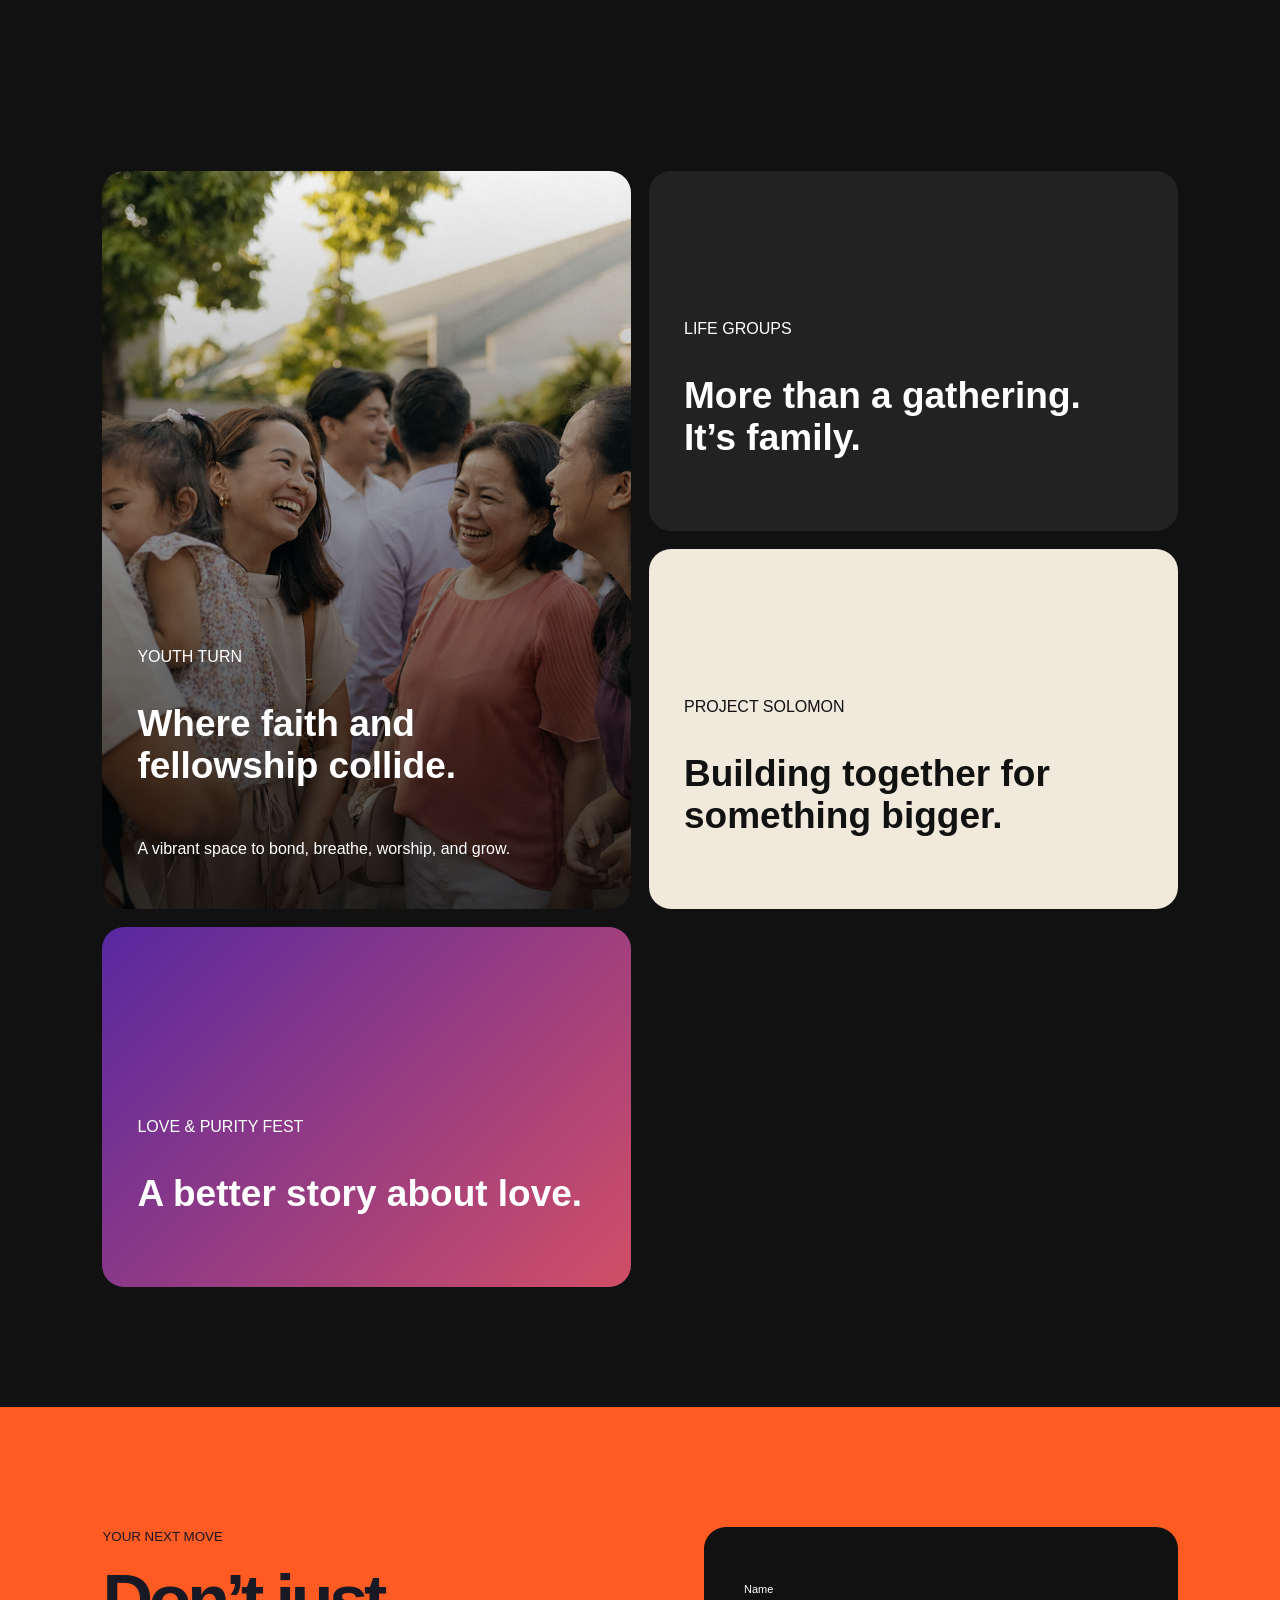
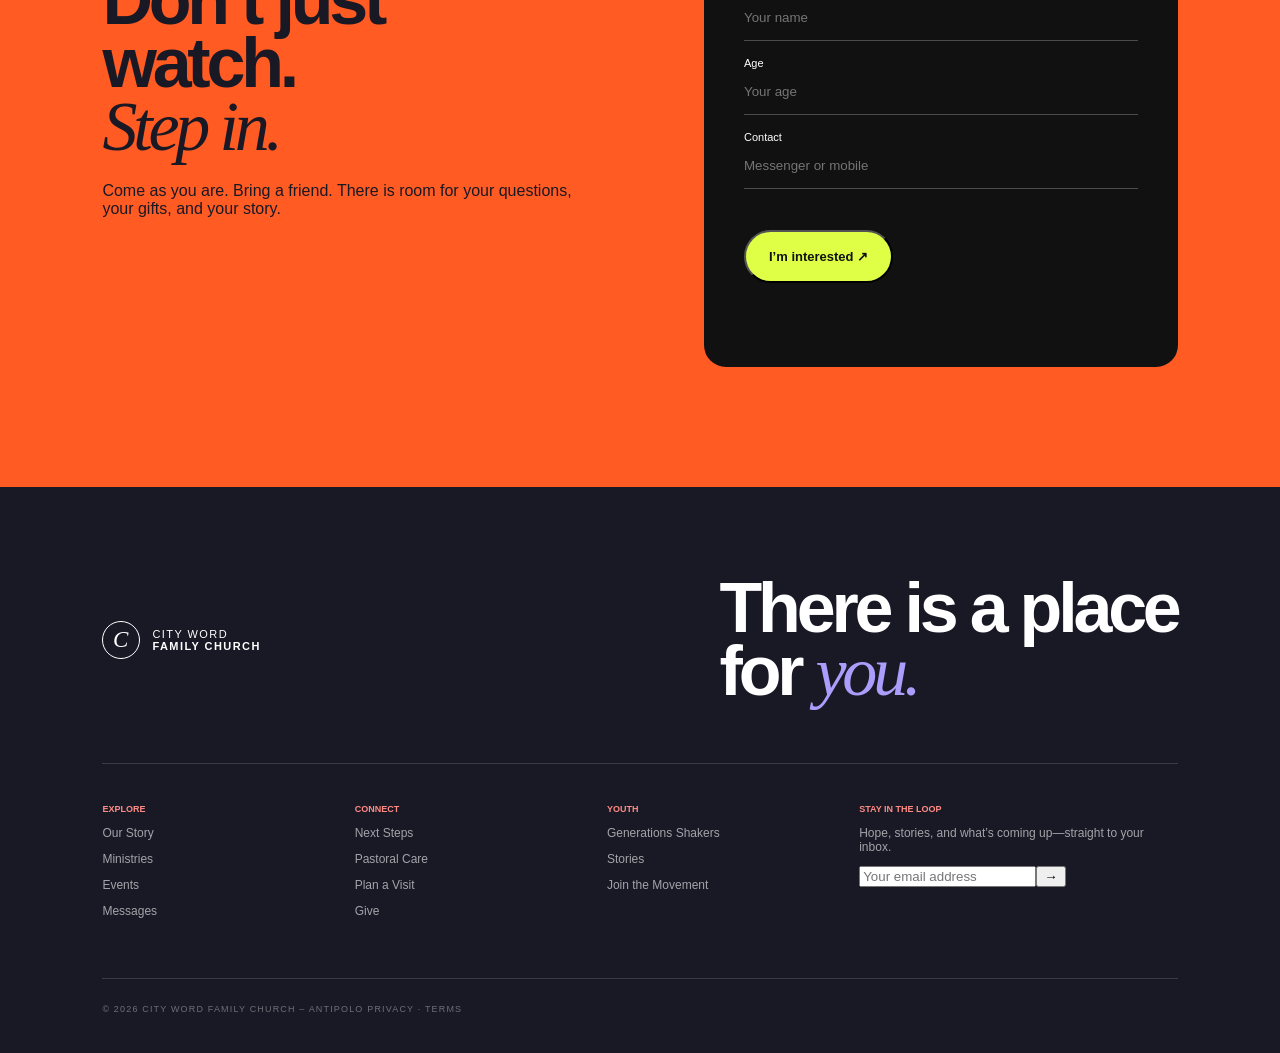
<file: generations-shakers.html>
<!doctype html><html lang="en"><head><meta charset="utf-8"><meta name="viewport" content="width=device-width,initial-scale=1"><title>Generations Shakers | City Word Youth</title><link rel="stylesheet" href="styles.css"><link rel="stylesheet" href="extras.css"><link rel="stylesheet" href="motion.css"><link rel="stylesheet" href="carousel.css"></head><body data-page="ministries" class="gs"><div data-nav></div><main><section class="gs-hero"><div class="gs-lines"></div><div><small>CITY WORD YOUTH</small><h1>GENERATIONS<br><em>SHAKERS</em></h1><p>Shaking Layers of Generations for Christ.</p><a class="pill gs-pill" href="#connect">Join the movement ↓</a></div><span class="gs-badge">FAITH · FAMILY · FIRE</span></section><section class="gs-marquee">WE ARE NOT WAITING FOR THE FUTURE ✦ WE ARE SHAPING IT ✦ WE ARE NOT WAITING FOR THE FUTURE ✦</section><section class="section gs-intro reveal"><small>THIS IS OUR GENERATION</small><h2>Faith that is <em>real.</em><br>Friendships that <em>last.</em><br>Purpose that <em>moves.</em></h2><p>Generations Shakers is a youth community where young people can ask honest questions, encounter Jesus, build strong friendships, and discover how their lives can make a difference now.</p></section><section class="gs-bento section" id="stories"><article class="big"><span>YOUTH TURN</span><h3>Where faith and fellowship collide.</h3><p>A vibrant space to bond, breathe, worship, and grow.</p></article><article class="orange"><span>LIFE GROUPS</span><h3>More than a gathering. It’s family.</h3></article><article class="cream"><span>PROJECT SOLOMON</span><h3>Building together for something bigger.</h3></article><article class="photo-card"><span>LOVE & PURITY FEST</span><h3>A better story about love.</h3></article></section><section class="gs-connect section" id="connect"><div><small>YOUR NEXT MOVE</small><h2>Don’t just watch.<br><em>Step in.</em></h2><p>Come as you are. Bring a friend. There is room for your questions, your gifts, and your story.</p></div><form class="glass-form"><label>Name<input required placeholder="Your name"></label><label>Age<input required type="number" min="12" max="35" placeholder="Your age"></label><label>Contact<input required placeholder="Messenger or mobile"></label><button class="pill gs-pill">I’m interested ↗</button><p class="form-note"></p></form></section></main><div data-footer></div><script src="script.js"></script></body></html>
</file>
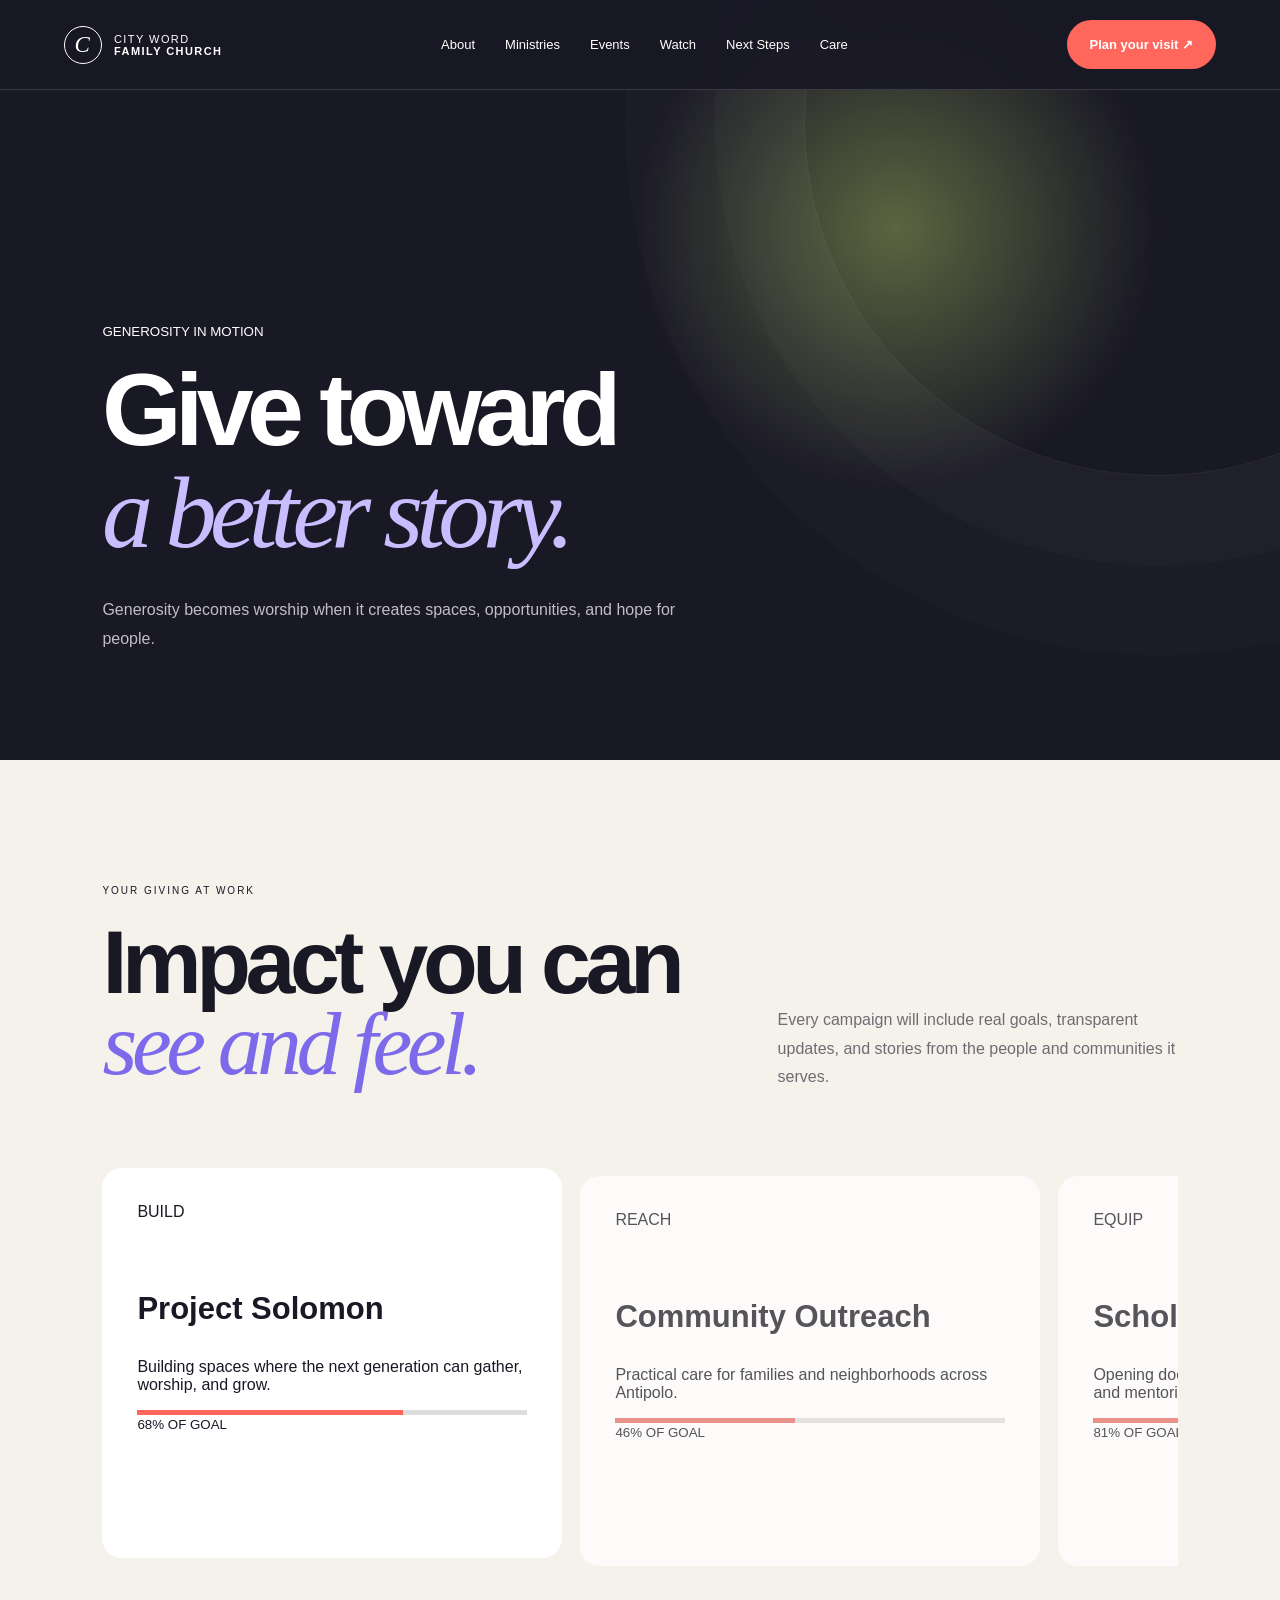
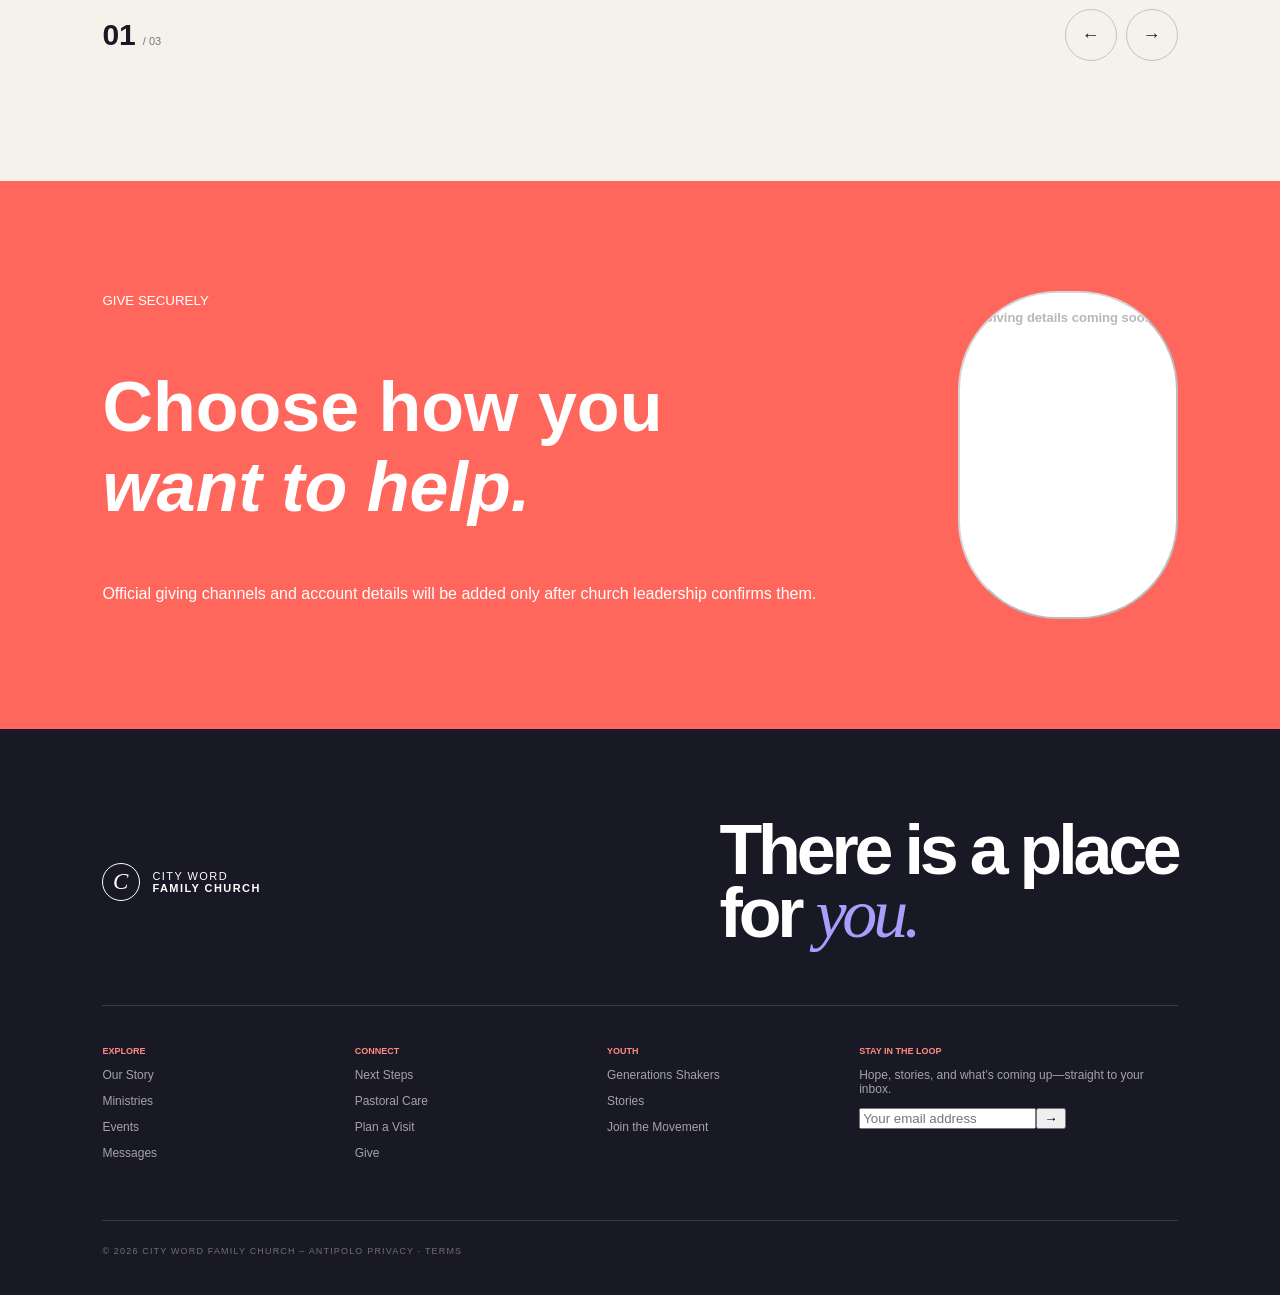
<file: giving.html>
<!doctype html><html lang="en"><head><meta charset="utf-8"><meta name="viewport" content="width=device-width,initial-scale=1"><title>Giving & Impact | City Word Family Church</title><link rel="stylesheet" href="styles.css"><link rel="stylesheet" href="extras.css"><link rel="stylesheet" href="motion.css"><link rel="stylesheet" href="carousel.css"></head><body data-page="giving"><div data-nav></div><main><section class="page-hero giving-hero"><div><small>GENEROSITY IN MOTION</small><h1>Give toward<br><em>a better story.</em></h1><p>Generosity becomes worship when it creates spaces, opportunities, and hope for people.</p></div></section><section class="section impact"><header><div><small>YOUR GIVING AT WORK</small><h2>Impact you can<br><em>see and feel.</em></h2></div><p>Every campaign will include real goals, transparent updates, and stories from the people and communities it serves.</p></header><div class="impact-grid"><article class="impact-card"><span>BUILD</span><h3>Project Solomon</h3><p>Building spaces where the next generation can gather, worship, and grow.</p><div><i style="width:68%"></i></div><small>68% OF GOAL</small></article><article class="impact-card"><span>REACH</span><h3>Community Outreach</h3><p>Practical care for families and neighborhoods across Antipolo.</p><div><i style="width:46%"></i></div><small>46% OF GOAL</small></article><article class="impact-card"><span>EQUIP</span><h3>Scholarship Fund</h3><p>Opening doors for young people through education and mentoring.</p><div><i style="width:81%"></i></div><small>81% OF GOAL</small></article></div></section><section class="give-panel"><div><small>GIVE SECURELY</small><h2>Choose how you<br><em>want to help.</em></h2><p>Official giving channels and account details will be added only after church leadership confirms them.</p></div><button class="pill white" disabled>Giving details coming soon</button></section></main><div data-footer></div><script src="script.js"></script></body></html>
</file>
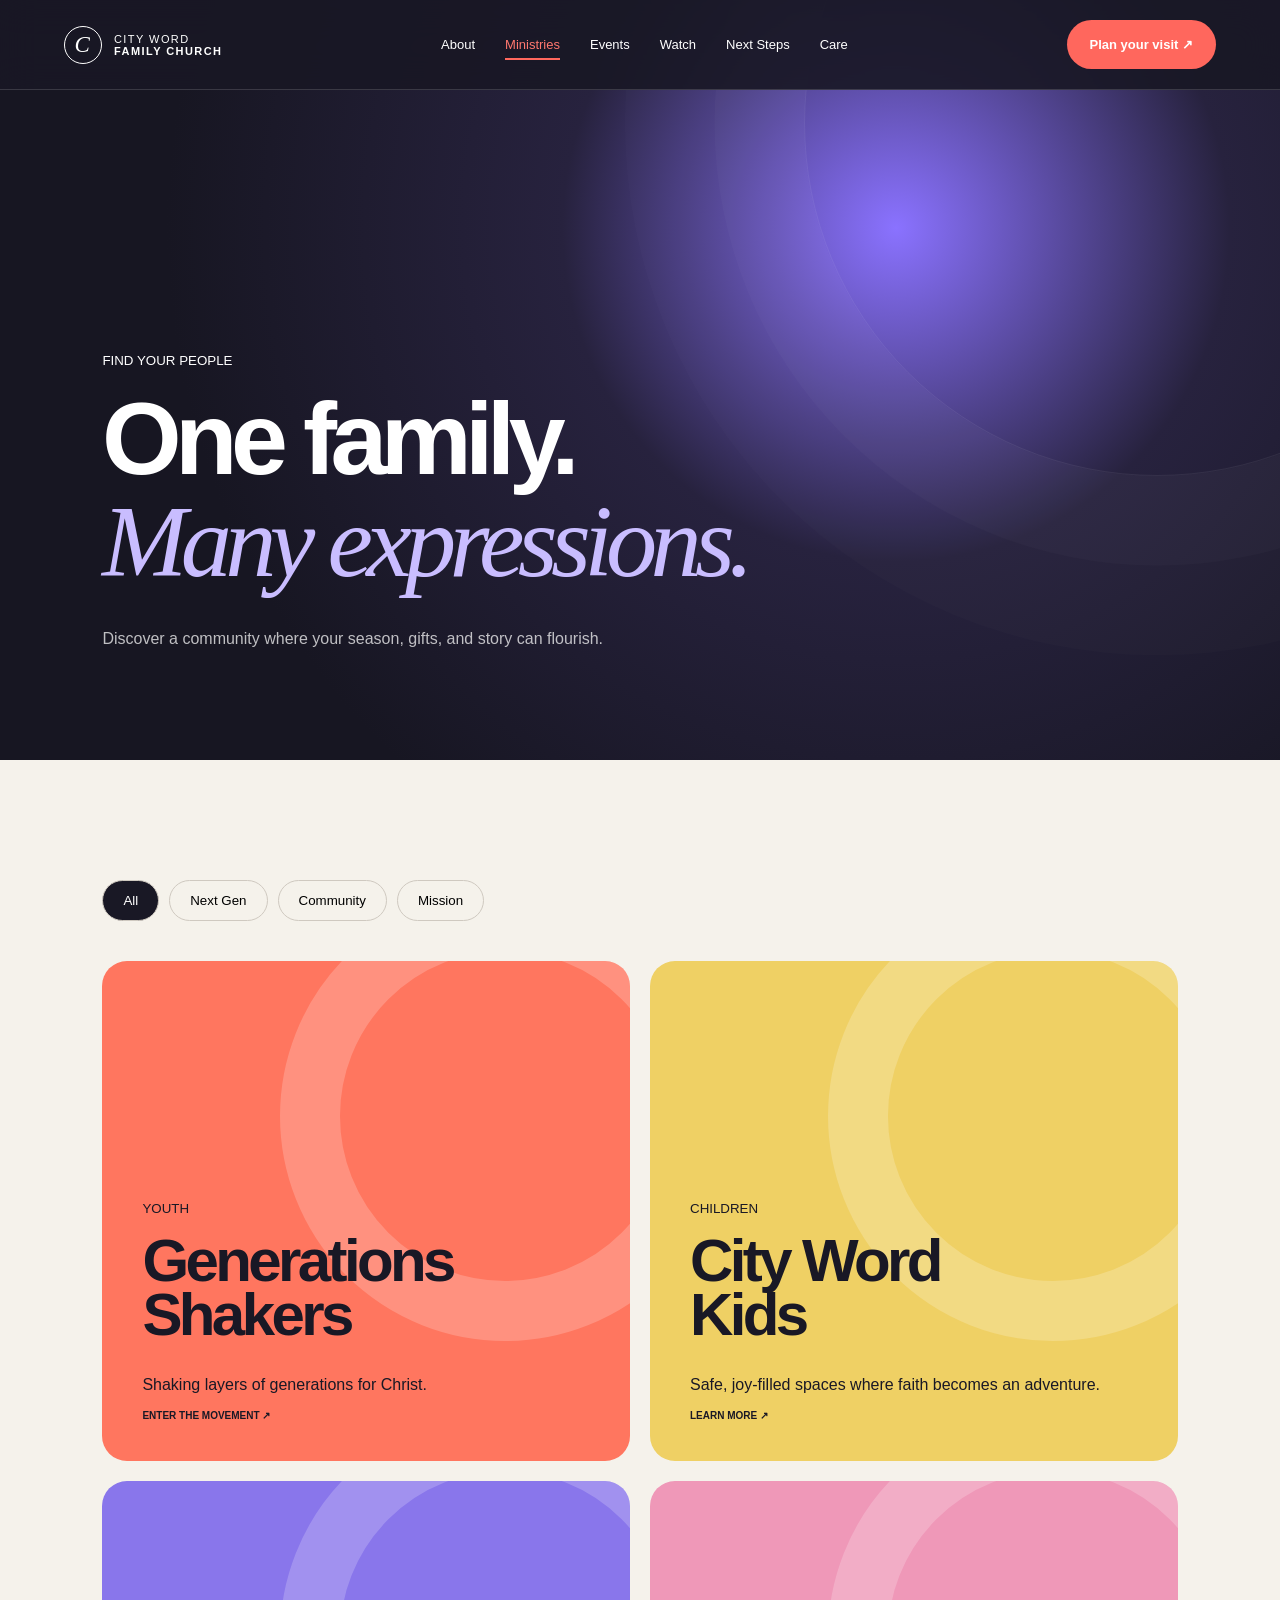
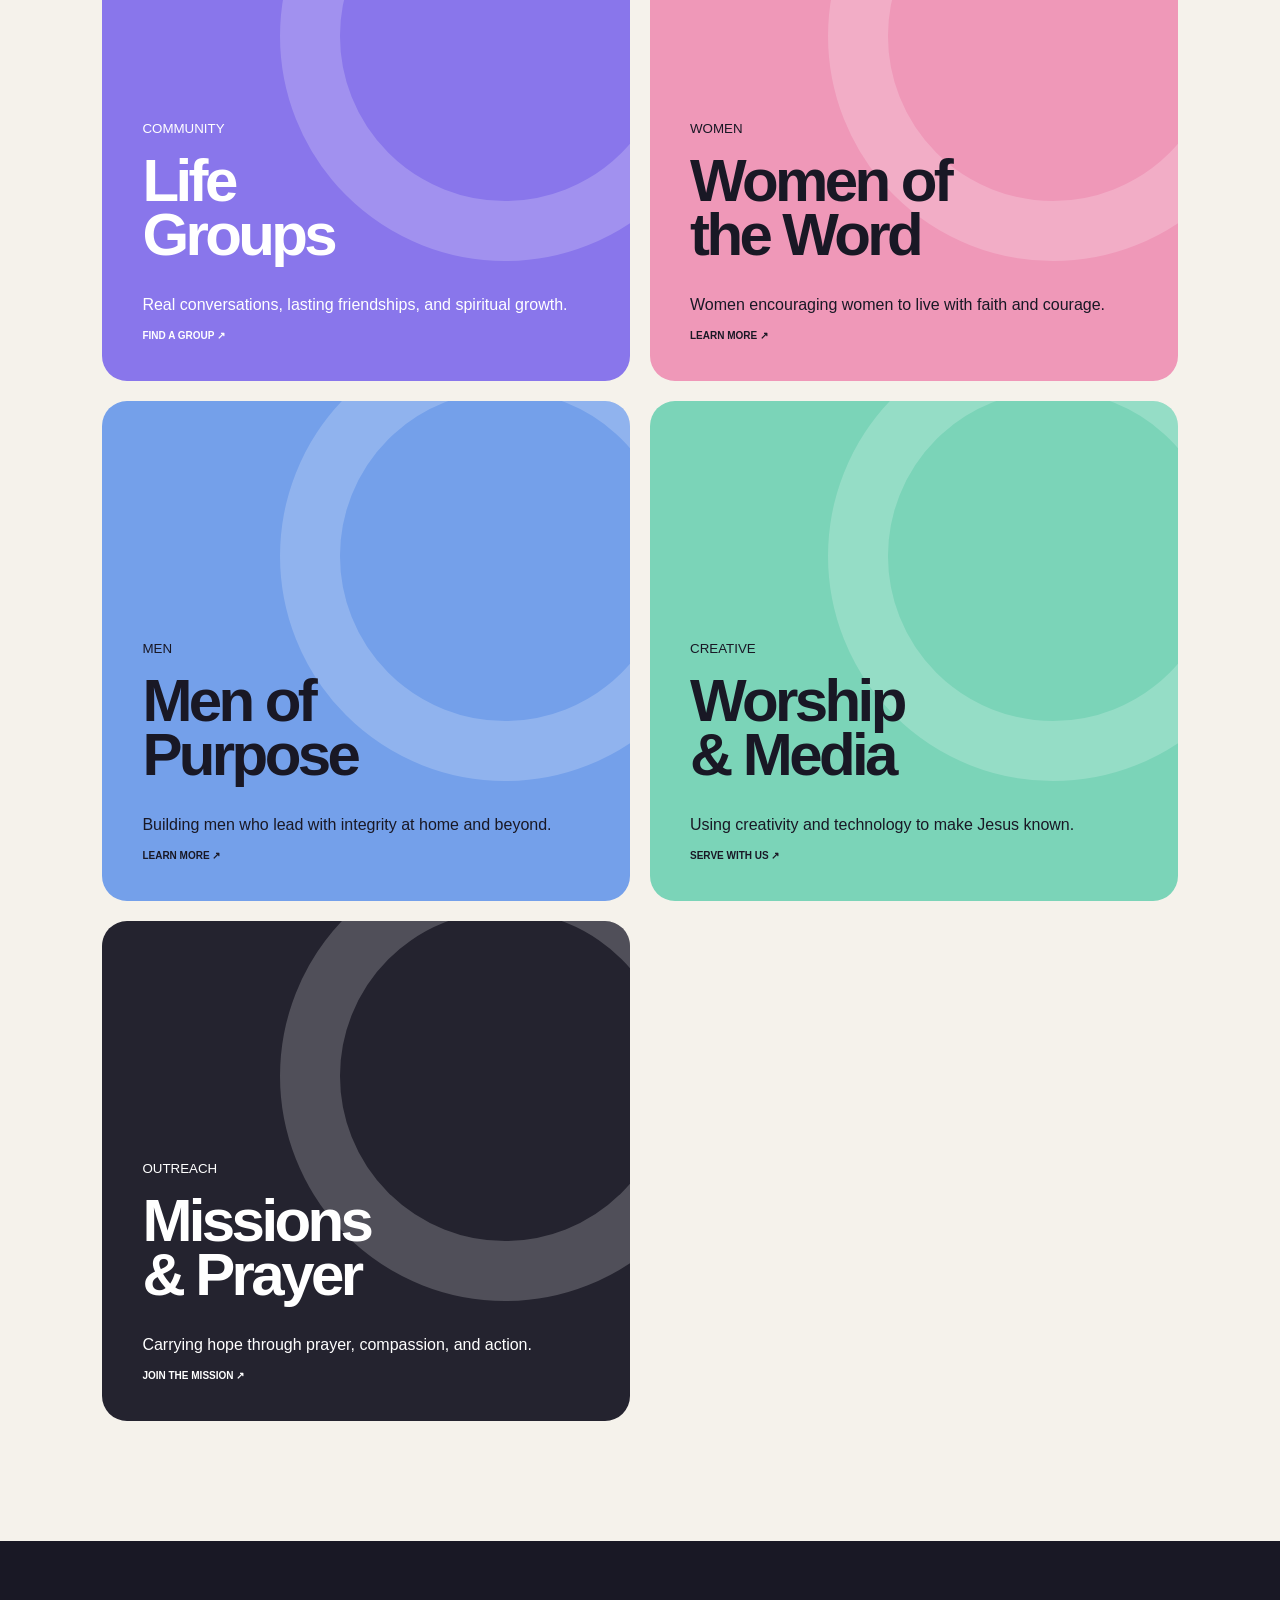
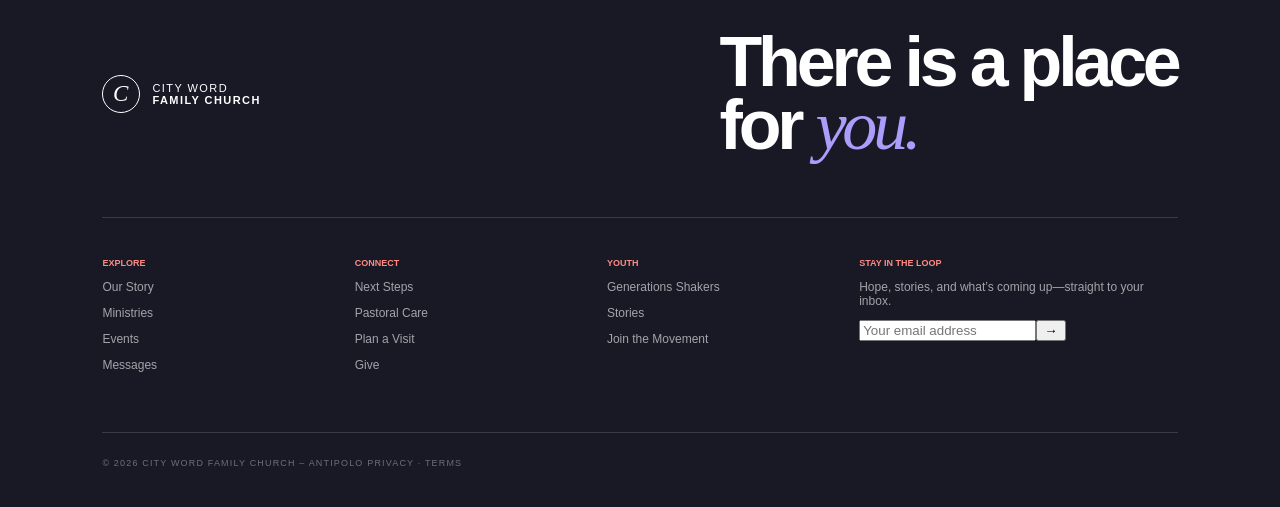
<file: ministries.html>
<!doctype html><html lang="en"><head><meta charset="utf-8"><meta name="viewport" content="width=device-width,initial-scale=1"><title>Ministries | City Word Family Church</title><link rel="stylesheet" href="styles.css"><link rel="stylesheet" href="extras.css"><link rel="stylesheet" href="motion.css"><link rel="stylesheet" href="carousel.css"></head><body data-page="ministries"><div data-nav></div><main><section class="page-hero ministries-hero"><div><small>FIND YOUR PEOPLE</small><h1>One family.<br><em>Many expressions.</em></h1><p>Discover a community where your season, gifts, and story can flourish.</p></div></section><section class="section"><div class="filter-row"><button class="active" data-filter="all">All</button><button data-filter="nextgen">Next Gen</button><button data-filter="community">Community</button><button data-filter="mission">Mission</button></div><div class="ministry-list"><a class="ministry-tile orange" data-category="nextgen" href="generations-shakers.html"><small>YOUTH</small><h2>Generations<br>Shakers</h2><p>Shaking layers of generations for Christ.</p><span>ENTER THE MOVEMENT ↗</span></a><article class="ministry-tile yellow" data-category="nextgen"><small>CHILDREN</small><h2>City Word<br>Kids</h2><p>Safe, joy-filled spaces where faith becomes an adventure.</p><span>LEARN MORE ↗</span></article><article class="ministry-tile violet" data-category="community"><small>COMMUNITY</small><h2>Life<br>Groups</h2><p>Real conversations, lasting friendships, and spiritual growth.</p><span>FIND A GROUP ↗</span></article><article class="ministry-tile rose" data-category="community"><small>WOMEN</small><h2>Women of<br>the Word</h2><p>Women encouraging women to live with faith and courage.</p><span>LEARN MORE ↗</span></article><article class="ministry-tile blue" data-category="community"><small>MEN</small><h2>Men of<br>Purpose</h2><p>Building men who lead with integrity at home and beyond.</p><span>LEARN MORE ↗</span></article><article class="ministry-tile mint" data-category="mission"><small>CREATIVE</small><h2>Worship<br>& Media</h2><p>Using creativity and technology to make Jesus known.</p><span>SERVE WITH US ↗</span></article><article class="ministry-tile dark" data-category="mission"><small>OUTREACH</small><h2>Missions<br>& Prayer</h2><p>Carrying hope through prayer, compassion, and action.</p><span>JOIN THE MISSION ↗</span></article></div></section></main><div data-footer></div><script src="script.js"></script></body></html>
</file>
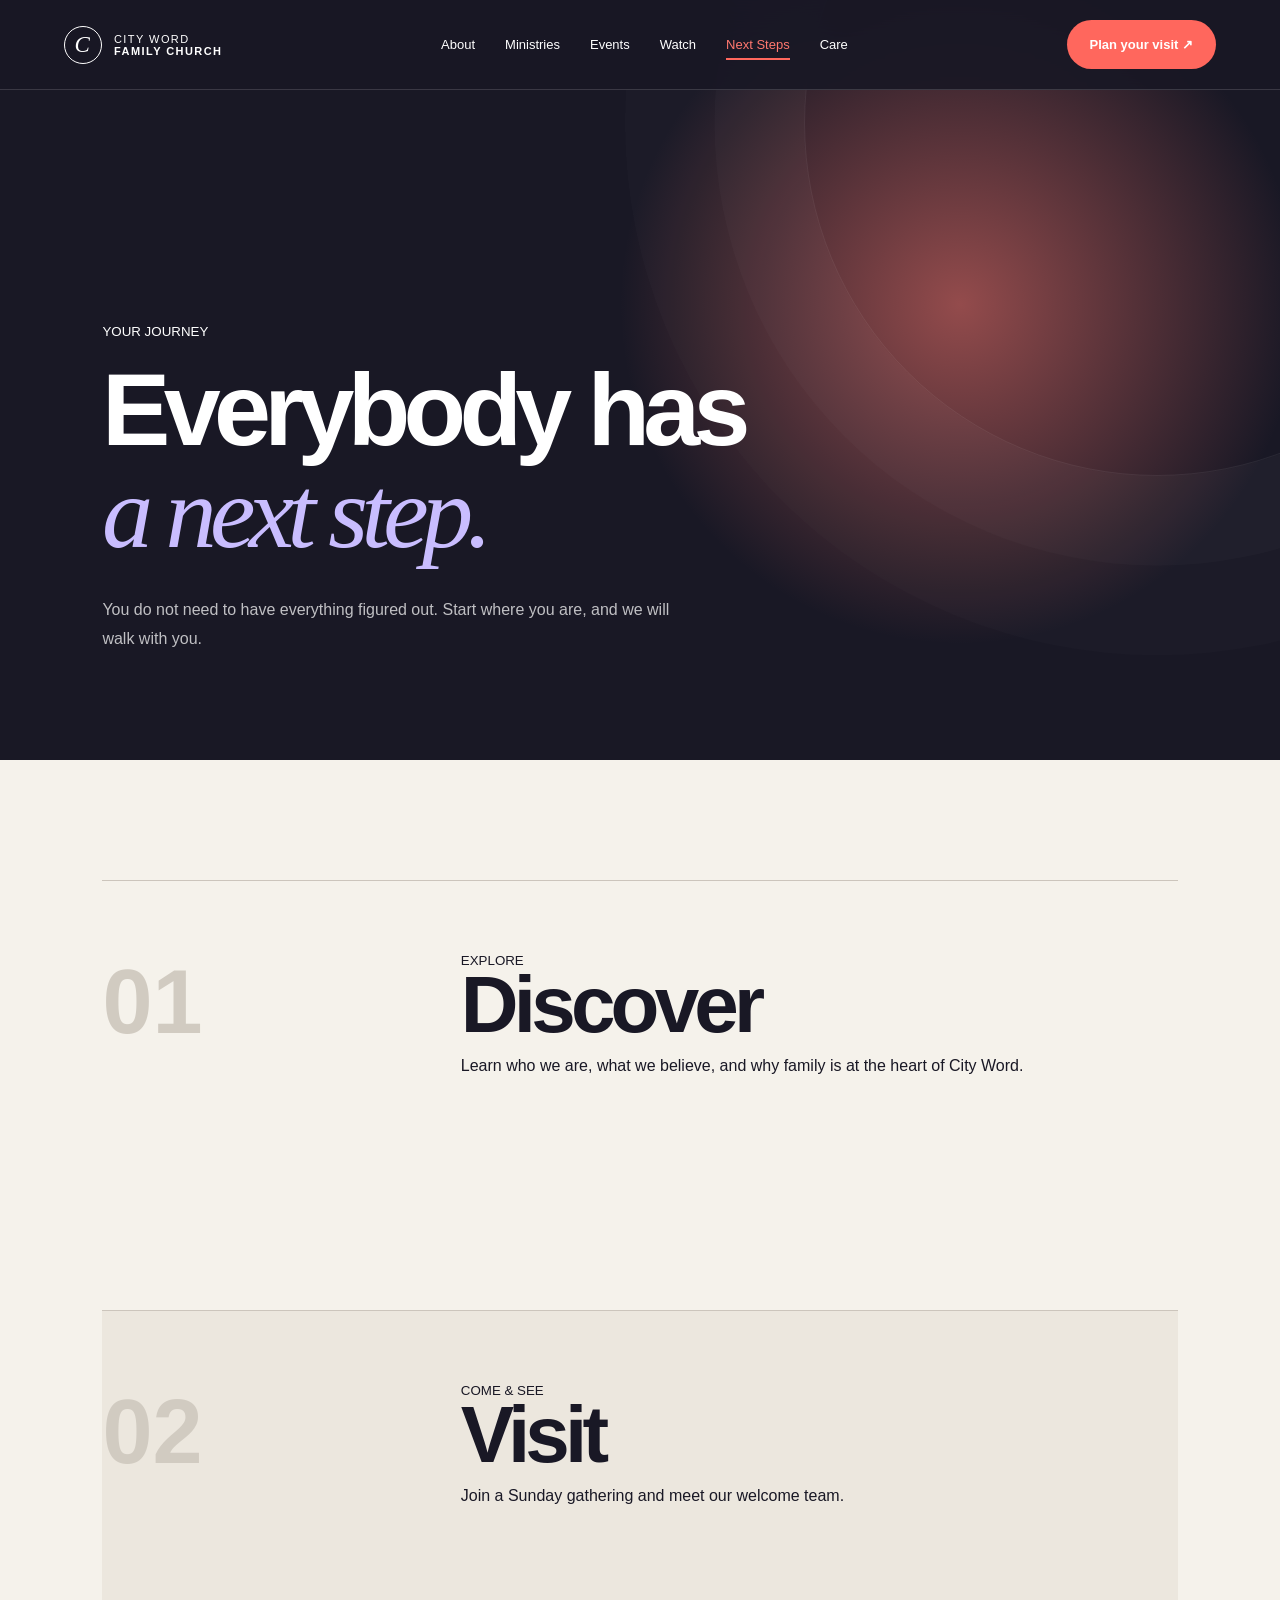
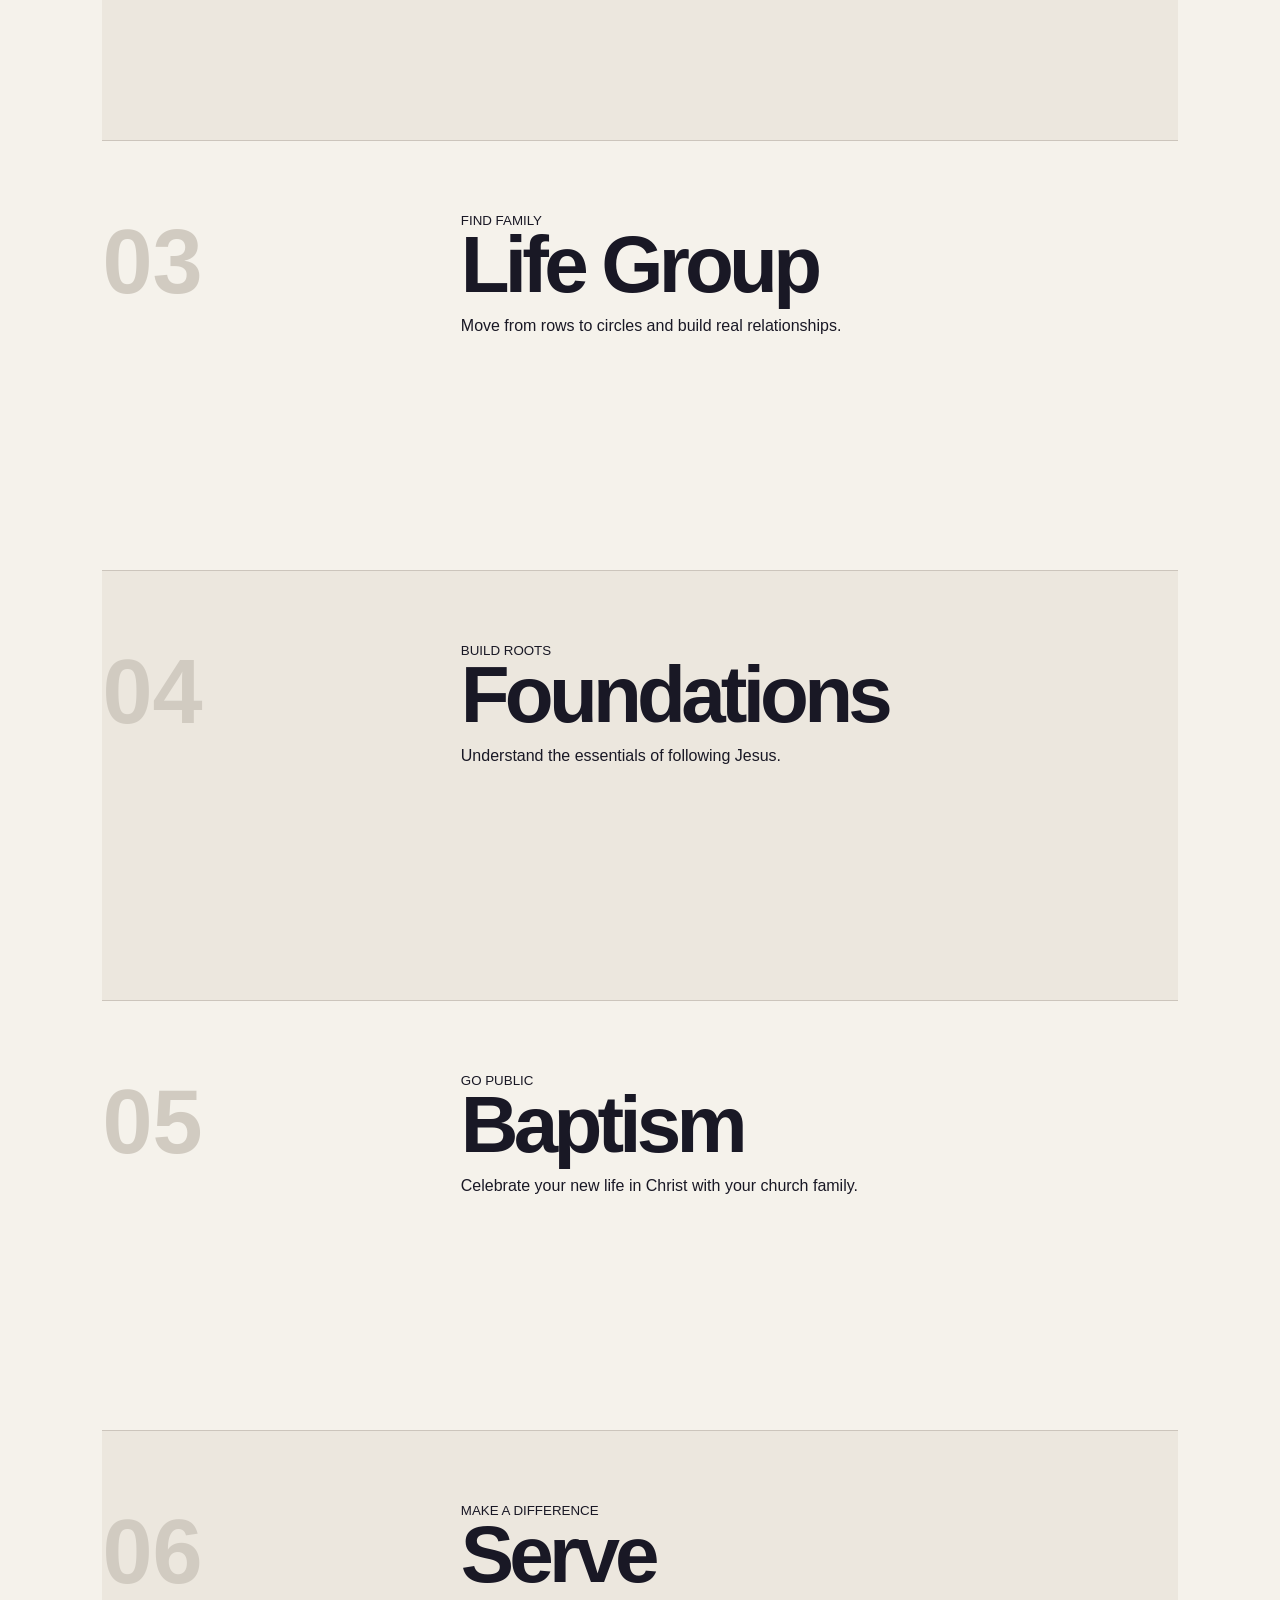
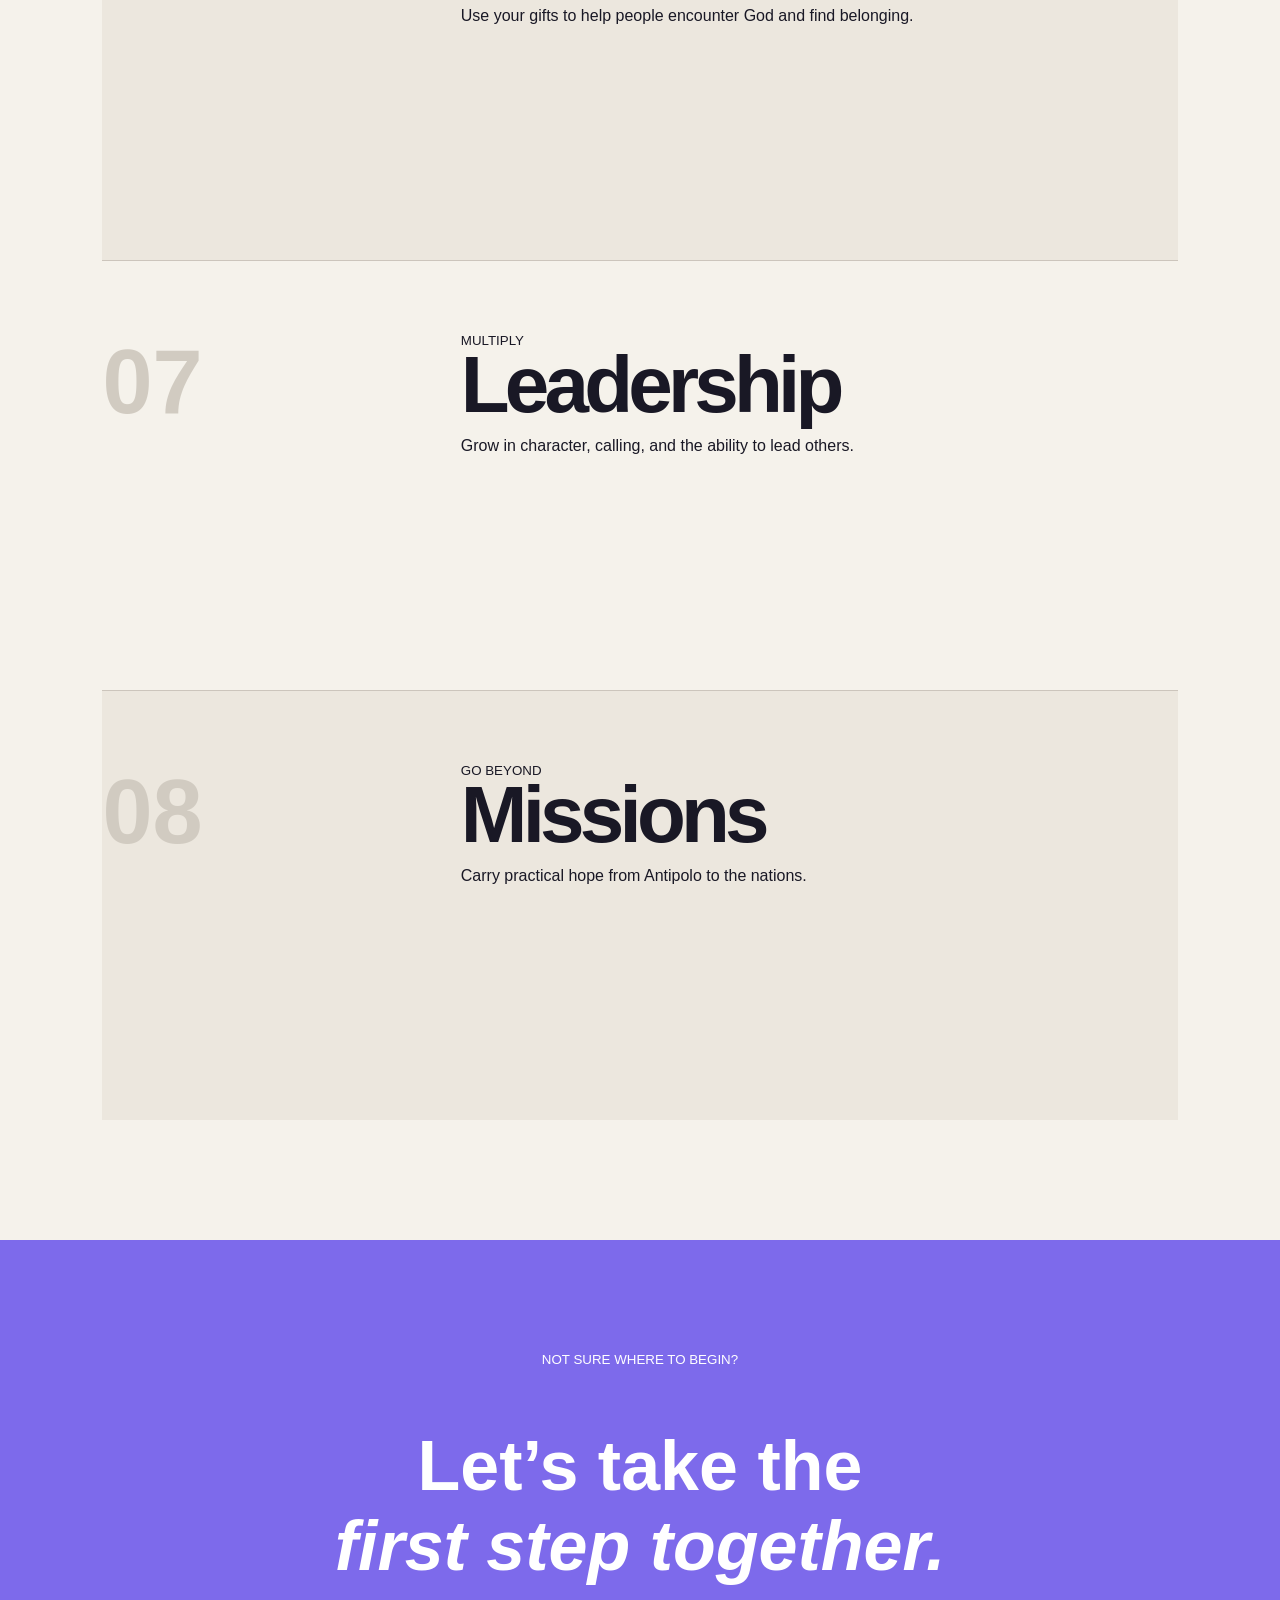
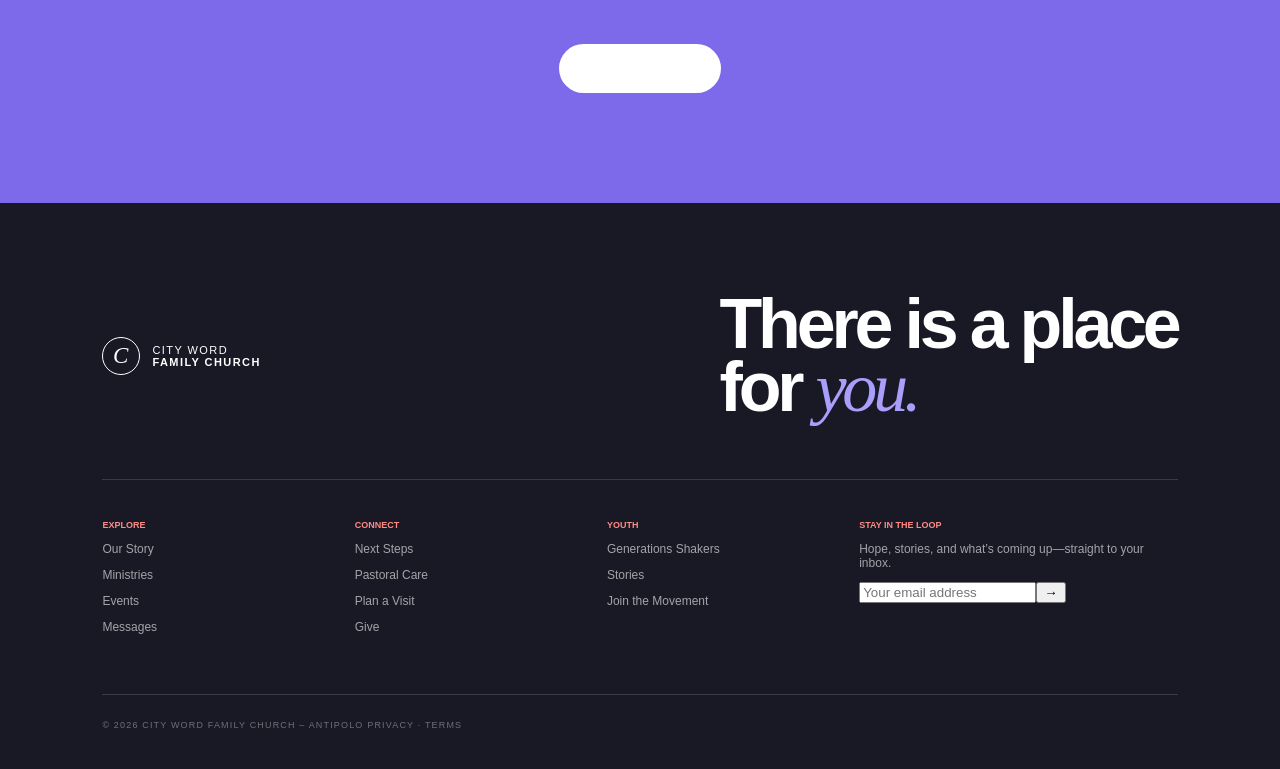
<file: next-steps.html>
<!doctype html><html lang="en"><head><meta charset="utf-8"><meta name="viewport" content="width=device-width,initial-scale=1"><title>Next Steps | City Word Family Church</title><link rel="stylesheet" href="styles.css"><link rel="stylesheet" href="extras.css"><link rel="stylesheet" href="motion.css"><link rel="stylesheet" href="carousel.css"></head><body data-page="next-steps"><div data-nav></div><main><section class="page-hero steps-hero"><div><small>YOUR JOURNEY</small><h1>Everybody has<br><em>a next step.</em></h1><p>You do not need to have everything figured out. Start where you are, and we will walk with you.</p></div></section><section class="section roadmap"><article><b>01</b><div><small>EXPLORE</small><h2>Discover</h2><p>Learn who we are, what we believe, and why family is at the heart of City Word.</p></div></article><article><b>02</b><div><small>COME & SEE</small><h2>Visit</h2><p>Join a Sunday gathering and meet our welcome team.</p></div></article><article><b>03</b><div><small>FIND FAMILY</small><h2>Life Group</h2><p>Move from rows to circles and build real relationships.</p></div></article><article><b>04</b><div><small>BUILD ROOTS</small><h2>Foundations</h2><p>Understand the essentials of following Jesus.</p></div></article><article><b>05</b><div><small>GO PUBLIC</small><h2>Baptism</h2><p>Celebrate your new life in Christ with your church family.</p></div></article><article><b>06</b><div><small>MAKE A DIFFERENCE</small><h2>Serve</h2><p>Use your gifts to help people encounter God and find belonging.</p></div></article><article><b>07</b><div><small>MULTIPLY</small><h2>Leadership</h2><p>Grow in character, calling, and the ability to lead others.</p></div></article><article><b>08</b><div><small>GO BEYOND</small><h2>Missions</h2><p>Carry practical hope from Antipolo to the nations.</p></div></article></section><section class="cta-panel"><small>NOT SURE WHERE TO BEGIN?</small><h2>Let’s take the<br><em>first step together.</em></h2><a class="pill white" href="contact.html">Talk to someone ↗</a></section></main><div data-footer></div><script src="script.js"></script></body></html>
</file>
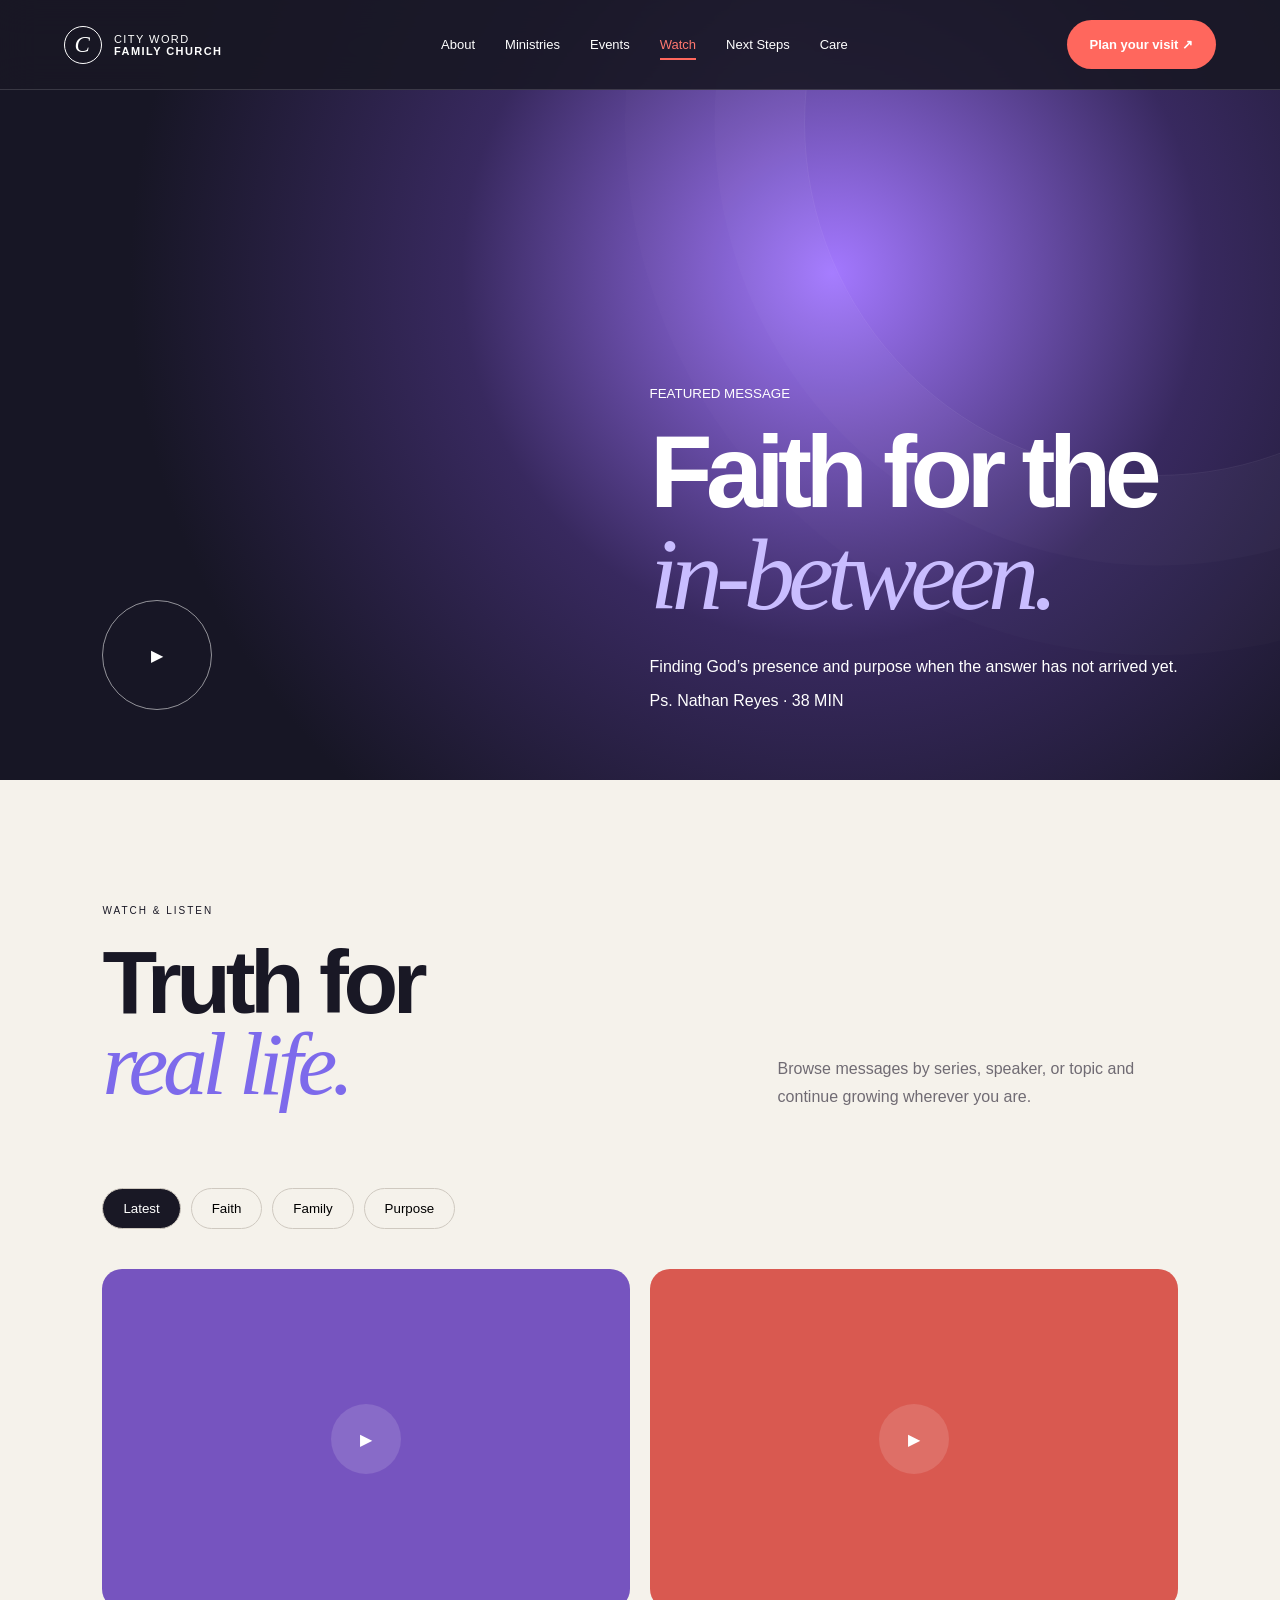
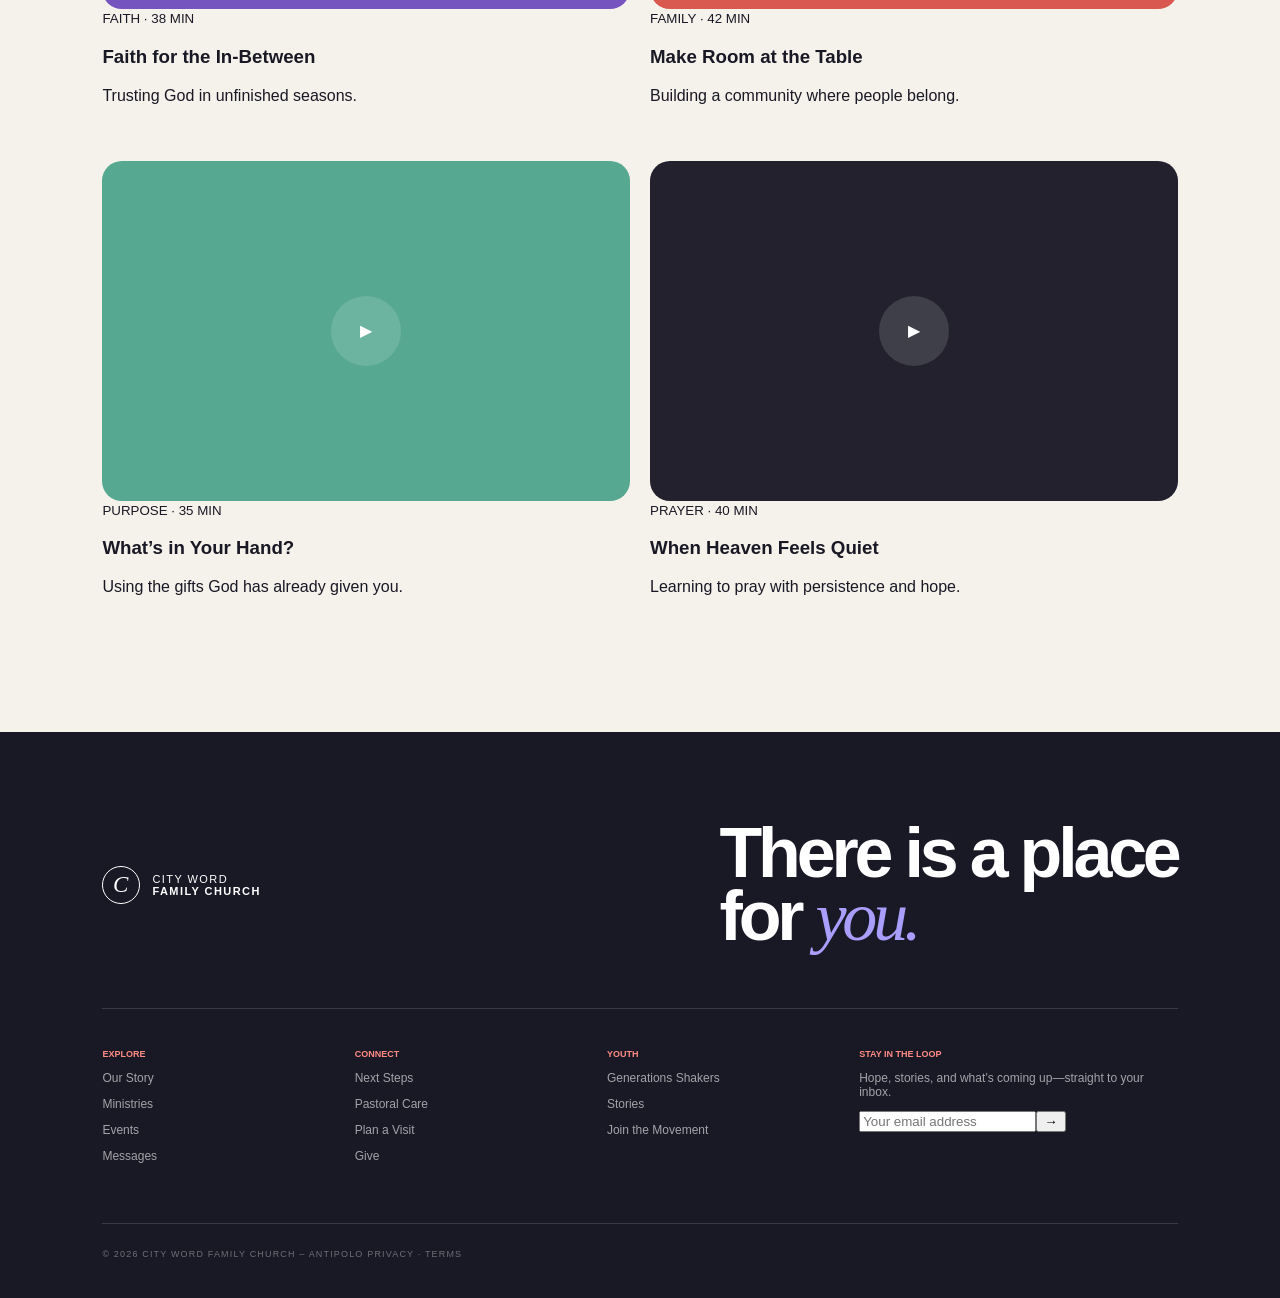
<file: sermons.html>
<!doctype html><html lang="en"><head><meta charset="utf-8"><meta name="viewport" content="width=device-width,initial-scale=1"><title>Messages | City Word Family Church</title><link rel="stylesheet" href="styles.css"><link rel="stylesheet" href="extras.css"><link rel="stylesheet" href="motion.css"><link rel="stylesheet" href="carousel.css"></head><body data-page="sermons"><div data-nav></div><main><section class="sermon-hero"><div class="play">▶</div><div><small>FEATURED MESSAGE</small><h1>Faith for the<br><em>in-between.</em></h1><p>Finding God’s presence and purpose when the answer has not arrived yet.</p><span>Ps. Nathan Reyes · 38 MIN</span></div></section><section class="section"><header><div><small>WATCH & LISTEN</small><h2>Truth for<br><em>real life.</em></h2></div><p>Browse messages by series, speaker, or topic and continue growing wherever you are.</p></header><div class="filter-row"><button class="active" data-filter="all">Latest</button><button data-filter="faith">Faith</button><button data-filter="family">Family</button><button data-filter="purpose">Purpose</button></div><div class="sermon-grid"><article data-category="faith"><div class="thumb purple"><span>▶</span></div><small>FAITH · 38 MIN</small><h3>Faith for the In-Between</h3><p>Trusting God in unfinished seasons.</p></article><article data-category="family"><div class="thumb coral"><span>▶</span></div><small>FAMILY · 42 MIN</small><h3>Make Room at the Table</h3><p>Building a community where people belong.</p></article><article data-category="purpose"><div class="thumb green"><span>▶</span></div><small>PURPOSE · 35 MIN</small><h3>What’s in Your Hand?</h3><p>Using the gifts God has already given you.</p></article><article data-category="faith"><div class="thumb dark"><span>▶</span></div><small>PRAYER · 40 MIN</small><h3>When Heaven Feels Quiet</h3><p>Learning to pray with persistence and hope.</p></article></div></section></main><div data-footer></div><script src="script.js"></script></body></html>
</file>
<file: styles.css>
:root{--ink:#191825;--paper:#f5f2eb;--coral:#ff675d;--violet:#7d6aeb;--lime:#dfff76}*{box-sizing:border-box}html{scroll-behavior:smooth}body{margin:0;background:var(--paper);color:var(--ink);font-family:Arial,sans-serif}a{text-decoration:none;color:inherit}.progress{position:fixed;height:3px;background:linear-gradient(90deg,var(--coral),var(--violet));z-index:99}.pill{display:inline-flex;padding:17px 23px;border-radius:99px;gap:20px;font-size:13px;font-weight:bold}.white{background:#fff}.coral{background:var(--coral);color:#fff}.dark{background:var(--ink);color:#fff}.brand{display:flex;align-items:center;gap:12px;font-size:11px;letter-spacing:.13em}.brand i{display:grid;place-items:center;width:38px;height:38px;border:1px solid;border-radius:50%;font:italic 23px Georgia}nav{height:90px;position:absolute;z-index:10;width:100%;padding:0 5vw;display:flex;align-items:center;color:#fff;border-bottom:1px solid #ffffff25}.links{display:flex;gap:30px;margin:auto;font-size:13px}.menu{display:none;background:none;border:0;color:#fff;font-size:24px}.hero{min-height:780px;height:100vh;position:relative;color:#fff;background:linear-gradient(90deg,#10111fdf,#10111f68 65%,transparent),url('hero.png') center/cover}.hero-copy{position:absolute;left:8vw;top:50%;transform:translateY(-50%);max-width:760px}.hero small,.section>small,section header small{letter-spacing:.2em;font-size:10px}.hero h1,.section h2,footer h2{font-size:clamp(55px,7vw,110px);line-height:.9;letter-spacing:-.06em;margin:24px 0}.hero em,.section em,footer em{font-family:Georgia,serif;font-weight:normal}.hero h1 em{color:#c9bdff}.hero-copy>p{max-width:520px;line-height:1.7;color:#ffffffc2}.hero-copy>div{display:flex;align-items:center;gap:28px;margin-top:30px}.hero aside{position:absolute;right:5vw;bottom:35px;padding:22px;width:340px;border:1px solid #ffffff30;border-radius:17px;background:#ffffff14;backdrop-filter:blur(16px);display:flex;flex-direction:column;gap:7px}.hero aside small{color:#ffaaa4}.hero aside span{font-size:11px;color:#ffffffa0}.ticker{background:var(--coral);padding:18px;white-space:nowrap;overflow:hidden;font:italic 18px Georgia;word-spacing:25px}.section{padding:120px 8vw}.welcome{display:grid;grid-template-columns:1fr 1fr;gap:9vw;align-items:center}.photo{height:650px;border-radius:170px 170px 20px 20px;background:url('community.png') center/cover;position:relative}.photo span{position:absolute;right:-55px;top:70px;width:140px;height:140px;border-radius:50%;background:var(--lime);display:grid;place-content:center;text-align:center;transform:rotate(8deg);font:italic 13px Georgia}.welcome h2,header h2{font-size:clamp(48px,5.5vw,82px)}.welcome h2 em,header h2 em{color:var(--violet)}.welcome p,header>p{line-height:1.8;color:#706b73}.stats{display:grid;grid-template-columns:repeat(3,1fr);border-top:1px solid #d5cfc6;margin-top:50px;padding-top:25px}.stats b{font-size:30px}.stats small{display:block;font-size:8px;margin-top:7px}.vision{background:var(--ink);color:#fff;text-align:center}.vision h2{font-size:clamp(48px,6vw,85px);line-height:1.05}.vision h2 em{color:#ab9fff}.values{display:grid;grid-template-columns:repeat(3,1fr);margin-top:80px;text-align:left;border-top:1px solid #ffffff25}.values article{padding:42px;border-right:1px solid #ffffff25;color:#ff918b}.values h3{color:#fff;font-size:22px}.values p{color:#ffffff8c;line-height:1.8;font-size:13px}header{display:flex;justify-content:space-between;align-items:flex-end;gap:50px;margin-bottom:60px}header>p{max-width:400px}.cards,.event-grid{display:grid;grid-template-columns:repeat(3,1fr);gap:18px}.cards article{background:#fff;padding:22px;border-radius:20px}.art{height:220px;margin:18px 0;border-radius:15px;display:grid;place-items:center;font:italic 100px Georgia;color:#ffffff90}.a{background:#ff746a}.b{background:#8775ec}.c{background:#65cba9}.events{background:#fff}.event-grid article{min-height:400px;padding:28px;border-radius:22px;display:flex;flex-direction:column;justify-content:flex-end;background:#ff7462}.event-grid article:nth-child(2){background:#8774ec}.event-grid article:nth-child(3){background:#bce8d7}.event-grid b{font-size:50px}.event-grid h3{font-size:29px}.watch-sec{display:grid;grid-template-columns:2fr 1fr;background:#fff}.watch-sec>div{min-height:650px;padding:55px;border-radius:28px 0 0 28px;color:#fff;background:radial-gradient(circle at 60% 35%,#9c6ae8,#33245b 40%,#171525 72%);display:flex;flex-direction:column;justify-content:flex-end}.watch-sec button{align-self:center;margin:auto;width:85px;height:85px;border-radius:50%;border:1px solid #fff8;background:#ffffff20;color:#fff}.watch-sec h2{font-size:60px}.watch-sec aside{background:var(--coral);border-radius:0 28px 28px 0;padding:45px;display:flex;flex-direction:column;justify-content:center}.watch-sec aside h3{font-size:48px;line-height:1}.steps{display:grid;grid-template-columns:repeat(3,1fr);gap:12px}.steps button{padding:25px;text-align:left;border:1px solid #d2ccc3;background:transparent;font-size:18px}.steps .active{background:var(--violet);color:#fff}.visit{background:var(--coral);display:grid;grid-template-columns:1.5fr 1fr;gap:70px;align-items:center}.visit h2{font-size:clamp(58px,7vw,100px)}.visit p{line-height:1.8}.visit aside{background:var(--ink);color:#fff;padding:50px;border-radius:20px}.visit aside h3{font-size:52px}footer{background:var(--ink);color:#fff;padding:90px 8vw 30px}footer>div{display:flex;justify-content:space-between}footer h2{font-size:70px;margin:0}footer h2 em{color:#aa9efc}footer>p{border-top:1px solid #ffffff25;padding-top:25px;margin-top:60px;font-size:9px;letter-spacing:.13em;color:#ffffff60}.chat{position:fixed;right:20px;bottom:20px;background:var(--lime);padding:15px 20px;border-radius:99px;font-size:12px;font-weight:bold;box-shadow:0 12px 30px #0003}@media(max-width:850px){nav{height:75px;padding:0 22px}.links,nav>.pill{display:none}.menu{display:block;margin-left:auto}.hero-copy{left:24px;right:24px}.hero h1{font-size:55px}.hero aside{left:24px;right:24px;width:auto}.section{padding:80px 24px}.welcome,.visit,.watch-sec{grid-template-columns:1fr}.photo{height:480px}.photo span{right:-10px}.values,.cards,.event-grid{grid-template-columns:1fr}header{display:block}.watch-sec{padding-left:24px;padding-right:24px}.watch-sec>div{border-radius:25px 25px 0 0;padding:30px}.watch-sec aside{border-radius:0 0 25px 25px}.steps{grid-template-columns:1fr}footer>div{display:block}footer h2{font-size:50px;margin-top:50px}}@media(max-width:520px){.hero-copy>div{align-items:flex-start;flex-direction:column}.photo{height:400px}.stats{gap:8px}.chat{font-size:0;width:52px;height:52px;padding:17px}.chat:first-letter{font-size:16px}}
</file>
<file: extras.css>
.site-nav{position:fixed;background:#191825e8;backdrop-filter:blur(18px);transition:.35s}.site-nav.scrolled{height:72px}.links .current{color:#ff786f}.page-hero{min-height:760px;padding:160px 8vw 90px;display:flex;align-items:flex-end;color:#fff}.page-hero>div{max-width:900px}.page-hero h1,.event-feature h1,.sermon-hero h1,.visit-layout h1,.gs-hero h1{font-size:clamp(60px,8vw,120px);line-height:.87;letter-spacing:-.065em;margin:25px 0}.page-hero em,.event-feature em,.sermon-hero em,.visit-layout em{font:italic 1em Georgia;color:#c9bdff}.page-hero p{max-width:600px;line-height:1.8;color:#ffffffb9}.about-hero{background:linear-gradient(90deg,#171622db,#17162244),url('community.png') center/cover}.ministries-hero{background:radial-gradient(circle at 70% 30%,#8a72ff,#27223e 32%,#171622 70%)}.steps-hero{background:radial-gradient(circle at 75% 40%,#ff786e88,transparent 32%),#191825}.care-hero{background:radial-gradient(circle at 75% 40%,#71d2b899,transparent 30%),#191825}.giving-hero{background:radial-gradient(circle at 70% 30%,#dfff7655,transparent 25%),#191825}.editorial h2{max-width:1100px;font-size:clamp(44px,6vw,82px);line-height:1.1}.editorial h2 em{color:#7d6aeb;font-family:Georgia}.two-col{display:grid;grid-template-columns:1fr 1fr;gap:10vw;margin:60px 0 0 25%}.two-col p{line-height:1.9;color:#716d75}.dark-section{background:#191825;color:#fff;display:grid;grid-template-columns:.8fr 1.2fr;gap:10vw}.sticky-title{position:sticky;top:150px;height:max-content}.sticky-title h2{font-size:70px}.sticky-title em{font-family:Georgia;color:#aa9dfc}.story-stack{display:flex;flex-direction:column;gap:20px}.story-card{min-height:270px;padding:40px;background:#242332;border:1px solid #ffffff17;border-radius:22px;opacity:0;transform:translateY(35px);transition:.7s}.story-card.seen{opacity:1;transform:none}.story-card h3{font-size:29px;margin-top:60px}.story-card p{color:#ffffff92;line-height:1.8}.leader-placeholder{min-height:520px;border-radius:25px;background:#d0cbc3;display:grid;place-content:center;text-align:center}.filter-row{display:flex;gap:10px;margin-bottom:40px;flex-wrap:wrap}.filter-row button{border:1px solid #cfc9c0;border-radius:99px;background:transparent;padding:12px 20px}.filter-row button.active{background:#191825;color:#fff}.ministry-list{display:grid;grid-template-columns:repeat(2,1fr);gap:20px}.ministry-tile{min-height:500px;border-radius:25px;padding:40px;display:flex;flex-direction:column;justify-content:flex-end;position:relative;overflow:hidden;opacity:0;transform:translateY(35px);transition:.6s}.ministry-tile.seen{opacity:1;transform:none}.ministry-tile:after{content:"";position:absolute;width:330px;height:330px;border:60px solid #fff3;border-radius:50%;right:-100px;top:-70px}.ministry-tile h2{font-size:60px;line-height:.9;margin:18px 0;z-index:1}.ministry-tile span{font-size:10px;font-weight:bold}.orange{background:#ff765f}.yellow{background:#efd064}.violet{background:#8976eb;color:#fff}.rose{background:#ef98b8}.blue{background:#74a0ea}.mint{background:#7bd4b8}.ministry-tile.dark{background:#24232f;color:#fff}.gs{--orange:#ff5b22;--acid:#dfff46;background:#111}.gs-hero{height:100vh;min-height:760px;background:radial-gradient(circle at 72% 42%,#ff5b2266,transparent 24%),#111;color:#fff;display:grid;place-items:center;text-align:center;position:relative;overflow:hidden}.gs-hero h1{font-size:clamp(68px,10vw,150px);line-height:.74}.gs-hero h1 em{color:var(--orange);font:italic .92em Georgia}.gs-pill{background:var(--acid);color:#111;margin-top:25px}.gs-lines{position:absolute;inset:-20%;background:repeating-radial-gradient(ellipse,transparent 0 32px,#ffffff0c 34px 35px);animation:spin 18s linear infinite}@keyframes spin{to{transform:rotate(360deg)}}.gs-badge{position:absolute;right:5vw;bottom:50px;font-size:10px;writing-mode:vertical-rl}.gs-marquee{padding:18px;background:var(--orange);white-space:nowrap;overflow:hidden;font-weight:900}.gs-intro{background:#111;color:#fff;text-align:center}.gs-intro h2{font-size:clamp(45px,7vw,90px);line-height:1}.gs-intro h2 em{color:var(--orange)}.gs-intro p{max-width:760px;margin:40px auto;line-height:1.9}.gs-bento{background:#111;display:grid;grid-template-columns:repeat(2,1fr);gap:18px}.gs-bento article{min-height:360px;padding:35px;border-radius:22px;display:flex;flex-direction:column;justify-content:flex-end;background:#222;color:#fff}.gs-bento .big{grid-row:span 2;min-height:738px;background:linear-gradient(0deg,#000b,#0000),url('community.png') center/cover}.gs-bento .cream{background:#f1e9dc;color:#111}.gs-bento .photo-card{background:linear-gradient(135deg,#5828a0,#d14f66)}.gs-bento h3{font-size:37px}.gs-connect{background:var(--orange);display:grid;grid-template-columns:1fr 1fr;gap:10vw}.gs-connect h2{font-size:70px}.glass-form,.visit-form{background:#111;color:#fff;padding:40px;border-radius:22px}.glass-form label,.visit-form label{display:block;font-size:11px;margin:16px 0}.glass-form input,.visit-form input,.visit-form select,.modal input,.modal select,.modal textarea{display:block;width:100%;padding:15px 0;background:transparent;border:0;border-bottom:1px solid #ffffff3e;color:inherit}.event-feature{min-height:760px;padding:170px 8vw 80px;background:radial-gradient(circle at 75% 40%,#ffd07077,transparent 25%),linear-gradient(125deg,#ff665d,#7b60dc);color:#fff;display:flex;align-items:flex-end;justify-content:space-between}.countdown{display:flex;gap:25px;background:#ffffff17;padding:30px;border-radius:20px}.countdown b{font-size:40px}.countdown small{display:block;font-size:8px}.event-list{border-top:1px solid #d4cec4}.event-list article{display:grid;grid-template-columns:120px 1fr auto;align-items:center;padding:30px;border-bottom:1px solid #d4cec4}.event-list time{display:flex;flex-direction:column}.event-list time b{font-size:45px}.event-list h3{font-size:28px}.circle-btn{width:55px;height:55px;border-radius:50%;border:1px solid #ccc;background:transparent}.modal{position:fixed;inset:0;background:#111d;z-index:100;display:none;place-items:center}.modal.open{display:grid}.modal>div{width:min(600px,95%);background:#fff;padding:45px;border-radius:24px;position:relative}.modal form{display:grid;gap:16px}.modal input,.modal select,.modal textarea{border-color:#ddd}.modal-close{position:absolute;right:20px;top:20px;border:0;background:none;font-size:30px}.sermon-hero{height:780px;padding:130px 8vw 70px;background:radial-gradient(circle at 65% 35%,#a378ff,#38295f 38%,#171625 72%);color:#fff;display:flex;align-items:flex-end;justify-content:space-between}.play{width:110px;height:110px;border:1px solid #fff8;border-radius:50%;display:grid;place-items:center}.sermon-grid{display:grid;grid-template-columns:repeat(2,1fr);gap:40px 20px}.thumb{height:340px;border-radius:20px;display:grid;place-items:center}.thumb span{width:70px;height:70px;border-radius:50%;background:#ffffff22;color:#fff;display:grid;place-items:center}.purple{background:#7654bf}.thumb.coral{background:#d95950}.green{background:#57a891}.thumb.dark{background:#22212d}.roadmap article{min-height:430px;border-top:1px solid #ccc5bc;display:grid;grid-template-columns:1fr 2fr;padding:70px 0;position:sticky;top:72px;background:#f5f2eb}.roadmap article:nth-child(even){background:#ece7de}.roadmap article>b{font-size:90px;color:#d1cbc1}.roadmap h2{font-size:80px;margin:0}.cta-panel,.give-panel{padding:110px 8vw;background:#7d6aeb;color:#fff;text-align:center}.cta-panel h2,.give-panel h2{font-size:70px}.care-grid{display:grid;grid-template-columns:repeat(4,1fr);gap:15px}.care-card{min-height:360px;padding:28px;background:#fff;border-radius:18px;display:flex;flex-direction:column;opacity:0;transform:translateY(30px);transition:.6s}.care-card.seen{opacity:1;transform:none}.care-card h3{font-size:26px;margin-top:70px}.care-card button{margin-top:auto;border:0;background:none;text-align:left}.accordion{max-width:900px;margin:120px auto}.accordion article{border-top:1px solid #ccc}.accordion button{width:100%;padding:25px 0;border:0;background:none;display:flex;justify-content:space-between}.accordion article p{display:none}.accordion article.open p{display:block}.impact-grid{display:grid;grid-template-columns:repeat(3,1fr);gap:18px}.impact-card{background:#fff;padding:35px;border-radius:20px;min-height:380px;opacity:0;transform:translateY(30px);transition:.6s}.impact-card.seen{opacity:1;transform:none}.impact-card h3{font-size:31px;margin-top:70px}.impact-card>div{height:5px;background:#ddd}.impact-card i{display:block;height:100%;background:#ff675d}.give-panel{display:flex;justify-content:space-between;text-align:left;background:#ff675d}.visit-layout{min-height:100vh;padding:150px 8vw 90px;display:grid;grid-template-columns:1.2fr .8fr;gap:8vw;align-items:center;background:#191825;color:#fff}.visit-details{display:grid;grid-template-columns:repeat(3,1fr);gap:15px;margin-top:60px}.visit-form{background:#fff;color:#191825}.visit-form input,.visit-form select{border-color:#ccc}.map-panel{padding:100px 8vw;display:grid;grid-template-columns:1fr 1fr;gap:80px}.map-art{height:500px;border-radius:50% 50% 20px 20px;background:#e7e1d7;display:grid;place-content:center;text-align:center}.footer-lead{display:flex;justify-content:space-between}.footer-links{display:grid;grid-template-columns:1fr 1fr 1fr 1.5fr;gap:40px;border-top:1px solid #ffffff25;margin-top:60px;padding-top:40px}.footer-links>div{display:flex;flex-direction:column;gap:12px}.footer-links b{font-size:9px;color:#ff8b84}.footer-links a,.footer-links p{font-size:12px;color:#ffffff9a;margin:0}.admin{background:#f0eee9;display:grid;grid-template-columns:250px 1fr;min-height:100vh}.admin-side{background:#191825;color:#fff;padding:30px}.admin-side nav{position:static;height:auto;padding:55px 0;display:flex;flex-direction:column;border:0}.admin-side nav a{padding:11px}.admin-main{padding:40px}.admin-main>header{margin:0}.admin-stats{display:grid;grid-template-columns:repeat(4,1fr);gap:15px}.admin-stats article,.admin-grid article{background:#fff;padding:25px;border-radius:15px}.admin-stats b{display:block;font-size:50px}.admin-grid{display:grid;grid-template-columns:1fr 1fr;gap:15px;margin-top:15px}
@media(max-width:900px){.two-col,.dark-section,.gs-connect,.visit-layout,.map-panel{grid-template-columns:1fr}.two-col{margin-left:0}.sticky-title{position:static}.ministry-list,.sermon-grid,.gs-bento{grid-template-columns:1fr}.event-feature{display:block}.countdown{margin-top:55px}.care-grid{grid-template-columns:repeat(2,1fr)}.impact-grid{grid-template-columns:1fr}.roadmap article{position:relative;top:0;grid-template-columns:1fr}.footer-lead{display:block}.footer-links{grid-template-columns:1fr 1fr}.admin{grid-template-columns:1fr}.admin-side{display:none}.admin-stats{grid-template-columns:1fr 1fr}}@media(max-width:560px){.page-hero{min-height:660px;padding-left:24px;padding-right:24px}.ministry-tile h2{font-size:48px}.event-feature,.sermon-hero{padding-left:24px;padding-right:24px}.sermon-hero{display:block;padding-top:170px}.event-list article{grid-template-columns:70px 1fr}.event-list .circle-btn{display:none}.gs-connect h2,.cta-panel h2,.give-panel h2{font-size:50px}.care-grid{grid-template-columns:1fr}.give-panel{display:block}.footer-links{grid-template-columns:1fr}.admin-stats,.admin-grid{grid-template-columns:1fr}}
</file>
<file: motion.css>
/* Premium motion and UX layer */
.skip-link{position:fixed;z-index:10000;left:16px;top:12px;padding:12px 16px;background:#fff;color:#191825;border-radius:8px;transform:translateY(-150%);transition:.2s}.skip-link:focus{transform:none}
body{opacity:0;transition:opacity .5s ease}body.page-ready{opacity:1}.page-loader{position:fixed;inset:0;z-index:9999;background:#191825;color:#fff;display:grid;place-content:center;text-align:center;gap:14px;transition:opacity .65s cubic-bezier(.22,1,.36,1),visibility .65s}.page-loader.done{opacity:0;visibility:hidden}.loader-mark{width:72px;height:72px;border:1px solid #ffffff70;border-radius:50%;display:grid;place-items:center;margin:auto;font:italic 38px Georgia;animation:loaderPulse 1.2s ease-in-out infinite}.page-loader span{font-size:9px;letter-spacing:.28em}@keyframes loaderPulse{50%{transform:scale(.9);box-shadow:0 0 45px #8d78ff88}}.motion-item{opacity:0;transform:translateY(42px);filter:blur(7px);transition:opacity .8s cubic-bezier(.22,1,.36,1) var(--delay,0ms),transform .8s cubic-bezier(.22,1,.36,1) var(--delay,0ms),filter .8s ease var(--delay,0ms)}.motion-item.seen{opacity:1;transform:none;filter:none}.filter-in{animation:filterIn .45s cubic-bezier(.22,1,.36,1)}@keyframes filterIn{from{opacity:0;transform:scale(.96) translateY(12px)}}
.site-nav .links a{position:relative}.site-nav .links a:after{content:"";position:absolute;left:0;right:100%;bottom:-8px;height:2px;background:#ff675d;transition:right .35s}.site-nav .links a:hover:after,.site-nav .links a.current:after{right:0}.site-nav .brand i{transition:.5s}.site-nav .brand:hover i{transform:rotate(12deg);background:#fff;color:#191825}.menu span{display:block;width:25px;height:1px;background:#fff;transition:.3s}.menu[aria-expanded=true] span:first-child{transform:translateY(4px) rotate(45deg)}.menu[aria-expanded=true] span:last-child{transform:translateY(-4px) rotate(-45deg)}body.menu-open,body.modal-open{overflow:hidden}
.back-top{position:fixed;z-index:45;right:24px;bottom:84px;width:48px;height:48px;border-radius:50%;border:1px solid #ffffff30;background:#191825;color:#fff;box-shadow:0 12px 35px #0003;opacity:0;visibility:hidden;transform:translateY(15px);transition:.3s}.back-top.show{opacity:1;visibility:visible;transform:none}.back-top:hover{background:#ff675d;transform:translateY(-4px)}.toast{position:fixed;z-index:200;left:50%;bottom:30px;transform:translate(-50%,30px);padding:16px 22px;background:#191825;color:#fff;border:1px solid #ffffff25;border-radius:99px;box-shadow:0 18px 50px #0004;opacity:0;visibility:hidden;transition:.35s}.toast.show{opacity:1;visibility:visible;transform:translate(-50%,0)}
.ripple-host{position:relative;overflow:hidden}.ripple{position:absolute;width:12px;height:12px;border-radius:50%;background:#ffffff70;transform:translate(-50%,-50%) scale(0);pointer-events:none;animation:ripple .65s ease-out}@keyframes ripple{to{transform:translate(-50%,-50%) scale(18);opacity:0}}.is-loading{color:transparent!important;pointer-events:none}.is-loading:after{content:"";position:absolute;width:16px;height:16px;border:2px solid #ffffff70;border-top-color:#fff;border-radius:50%;animation:spinButton .7s linear infinite}@keyframes spinButton{to{transform:rotate(360deg)}}.cursor-glow{position:fixed;z-index:4;left:-100px;top:-100px;width:260px;height:260px;border-radius:50%;background:radial-gradient(circle,#8a74ff14,transparent 68%);transform:translate(-50%,-50%);pointer-events:none;mix-blend-mode:multiply}.ministry-tile,.care-card,.impact-card,.sermon-grid article{transition:transform .45s cubic-bezier(.22,1,.36,1),box-shadow .45s}.ministry-tile:hover,.care-card:hover,.impact-card:hover,.sermon-grid article:hover{transform:translateY(-9px);box-shadow:0 28px 70px #201a3518}.ministry-tile:after{transition:transform .8s cubic-bezier(.22,1,.36,1)}.ministry-tile:hover:after{transform:translate(-25px,25px) rotate(25deg)}.thumb{overflow:hidden;transition:transform .5s}.sermon-grid article:hover .thumb{transform:scale(.985)}.sermon-grid article:hover .thumb span{transform:scale(1.12)}.thumb span{transition:.35s}.event-list article{transition:padding .35s,background .35s}.event-list article:hover{padding-left:45px;background:#fff}.event-list article:hover .circle-btn{transform:rotate(45deg);background:#191825;color:#fff}.circle-btn{transition:.35s}.gs-marquee{animation:colorPulse 5s ease-in-out infinite}@keyframes colorPulse{50%{background:#dfff46}}.gs-bento article{transition:transform .5s,filter .5s}.gs-bento article:hover{transform:scale(.985);filter:saturate(1.15)}.roadmap article>div{transition:transform .4s}.roadmap article:hover>div{transform:translateX(20px)}.accordion button span{transition:.3s}.accordion article.open button span{transform:rotate(45deg)}.modal{opacity:0;transition:opacity .3s}.modal.open{opacity:1}.modal>div{transform:translateY(25px) scale(.98);transition:.4s cubic-bezier(.22,1,.36,1)}.modal.open>div{transform:none}.form-note{min-height:20px;color:#64cba9;font-size:12px}.progress{z-index:1000;box-shadow:0 0 15px #ff675d}
@media(max-width:850px){.links.open{display:flex!important;position:fixed;inset:75px 0 auto;background:#191825;padding:35px 24px 45px;gap:22px;box-shadow:0 25px 50px #0004}.links.open a{font-size:20px}.cursor-glow{display:none}.toast{width:calc(100% - 32px);text-align:center}.back-top{right:16px}}@media(prefers-reduced-motion:reduce){body{opacity:1}.page-loader{display:none}.motion-item{opacity:1;transform:none;filter:none}.gs-lines,.gs-marquee{animation:none}.cursor-glow{display:none}*,*:before,*:after{scroll-behavior:auto!important;transition-duration:.01ms!important;animation-duration:.01ms!important;animation-iteration-count:1!important}}
</file>
<file: carousel.css>
/* Living sections: marquees, carousels and ambient motion */
.ticker,.gs-marquee{padding:0!important;overflow:hidden;display:flex;white-space:nowrap}.marquee-track{display:flex;width:max-content;will-change:transform;animation:marqueeMove 28s linear infinite}.gs-marquee .marquee-track{animation-duration:22s}.marquee-track span{flex:none;padding:20px 28px;word-spacing:22px}.ticker.paused .marquee-track,.gs-marquee.paused .marquee-track{animation-play-state:paused}@keyframes marqueeMove{to{transform:translateX(-50%)}}
.carousel-track{display:flex!important;gap:18px!important;overflow-x:auto!important;scroll-snap-type:x mandatory;scrollbar-width:none;overscroll-behavior-inline:contain;cursor:grab;padding:8px 2px 35px!important;touch-action:pan-y}.carousel-track::-webkit-scrollbar{display:none}.carousel-track.dragging{cursor:grabbing;scroll-snap-type:none}.carousel-track>*{flex:0 0 min(38vw,460px)!important;scroll-snap-align:start;transition:transform .5s cubic-bezier(.22,1,.36,1),opacity .5s,filter .5s}.carousel-track>*[aria-current=false]{opacity:.72;filter:saturate(.8)}.carousel-track>*[aria-current=true],.carousel-track>*:hover{opacity:1;filter:none;transform:translateY(-8px)}.carousel-controls{display:flex;justify-content:space-between;align-items:center;margin-top:8px}.carousel-controls>div:last-child{display:flex;gap:9px}.carousel-controls button{width:52px;height:52px;border-radius:50%;border:1px solid #c9c2b9;background:transparent;color:inherit;font-size:18px;transition:.3s}.carousel-controls button:hover{background:#191825;color:#fff;transform:scale(1.06)}.carousel-count{display:flex;align-items:baseline;gap:7px}.carousel-count b{font-size:30px}.carousel-count span{font-size:11px;color:#777}.events .carousel-track>*{min-height:440px}.sermon-grid.carousel-track>*{min-width:min(48vw,580px)}.impact-grid.carousel-track>*{min-height:390px}
.headline-alive{animation:headlineEnter 1.05s cubic-bezier(.16,1,.3,1) .3s both;transform-origin:left bottom}@keyframes headlineEnter{from{opacity:0;filter:blur(14px);transform:translateY(55px) skewY(2deg)}to{opacity:1;filter:none;transform:none}}.hero aside{animation:floatCard 5s ease-in-out infinite}.photo span{animation:badgeFloat 4s ease-in-out infinite}.play{animation:playPulse 2.8s ease-in-out infinite}.map-art i{display:inline-block;animation:mapPulse 2.2s ease-in-out infinite}.gs-badge{animation:verticalDrift 3s ease-in-out infinite}.service-card{animation:floatCard 5s ease-in-out infinite}@keyframes floatCard{50%{transform:translateY(-9px)}}@keyframes badgeFloat{50%{transform:rotate(3deg) translateY(-10px)}}@keyframes playPulse{50%{box-shadow:0 0 0 18px #ffffff0b,0 0 65px #b492ff55;transform:scale(1.04)}}@keyframes mapPulse{50%{transform:scale(1.18) rotate(8deg);color:#7d6aeb}}@keyframes verticalDrift{50%{transform:translateY(-14px)}}.values article{position:relative;overflow:hidden}.values article:after{content:"";position:absolute;inset:auto -20% 0;height:2px;background:linear-gradient(90deg,transparent,#ff7469,transparent);transform:translateX(-100%);transition:transform .8s}.values article:hover:after{transform:translateX(100%)}.story-card:before,.care-card:before{content:"";position:absolute;inset:0;background:linear-gradient(120deg,transparent 25%,#ffffff35 50%,transparent 75%);transform:translateX(-120%);transition:transform .9s;pointer-events:none}.story-card,.care-card{position:relative;overflow:hidden}.story-card:hover:before,.care-card:hover:before{transform:translateX(120%)}.event-feature:after,.sermon-hero:after,.page-hero:after{content:"";position:absolute;width:55vw;height:55vw;border:1px solid #ffffff12;border-radius:50%;right:-18vw;top:-18vw;box-shadow:0 0 0 7vw #ffffff05,0 0 0 14vw #ffffff03;animation:orbit 18s linear infinite;pointer-events:none}@keyframes orbit{to{transform:rotate(360deg)}}.event-feature>*,.sermon-hero>*,.page-hero>*{position:relative;z-index:1}
@media(max-width:850px){.carousel-track>*{flex-basis:82vw!important}.sermon-grid.carousel-track>*{min-width:82vw}.carousel-controls button{width:46px;height:46px}.marquee-track span{padding:17px 20px}.event-feature:after,.sermon-hero:after,.page-hero:after{width:90vw;height:90vw}}@media(prefers-reduced-motion:reduce){.marquee-track{animation:none;transform:none}.headline-alive,.hero aside,.photo span,.play,.map-art i,.gs-badge,.event-feature:after,.sermon-hero:after,.page-hero:after{animation:none!important}.carousel-track{scroll-behavior:auto}.carousel-track>*{opacity:1;filter:none}}
</file>
